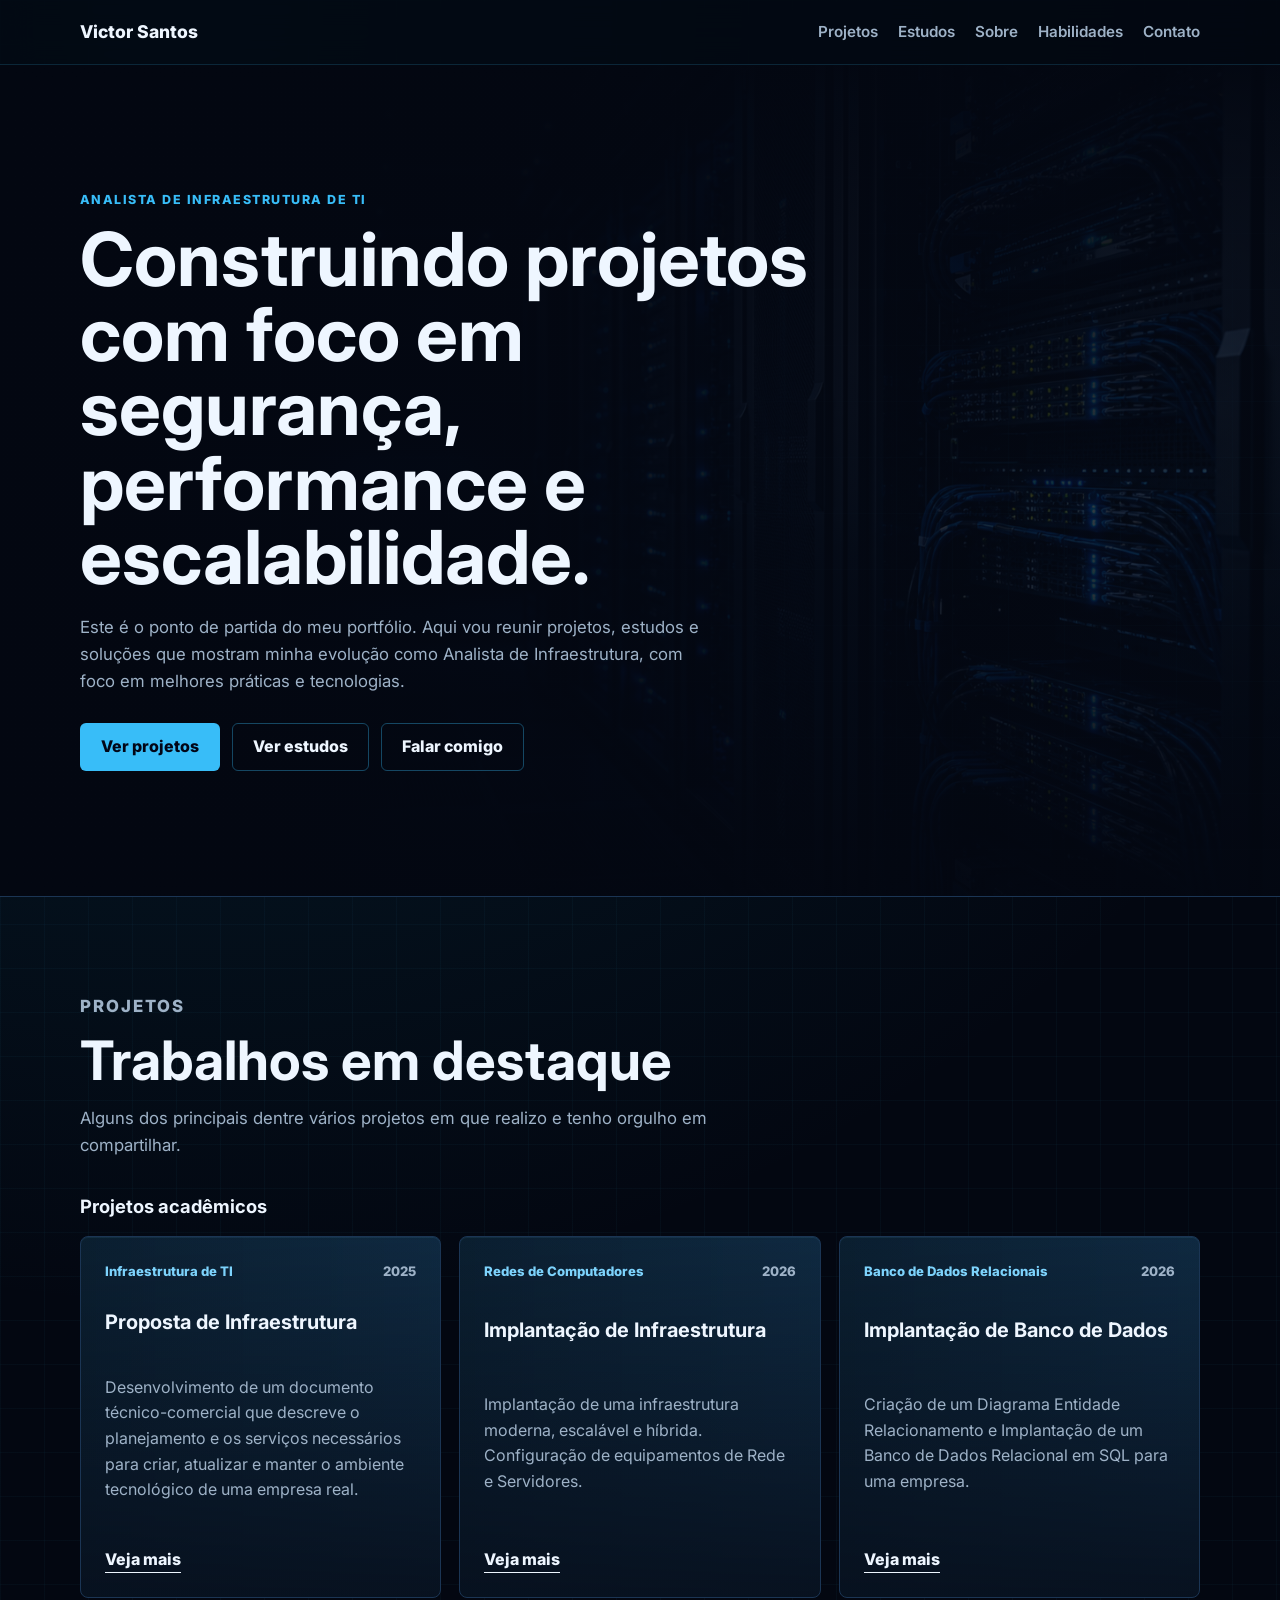
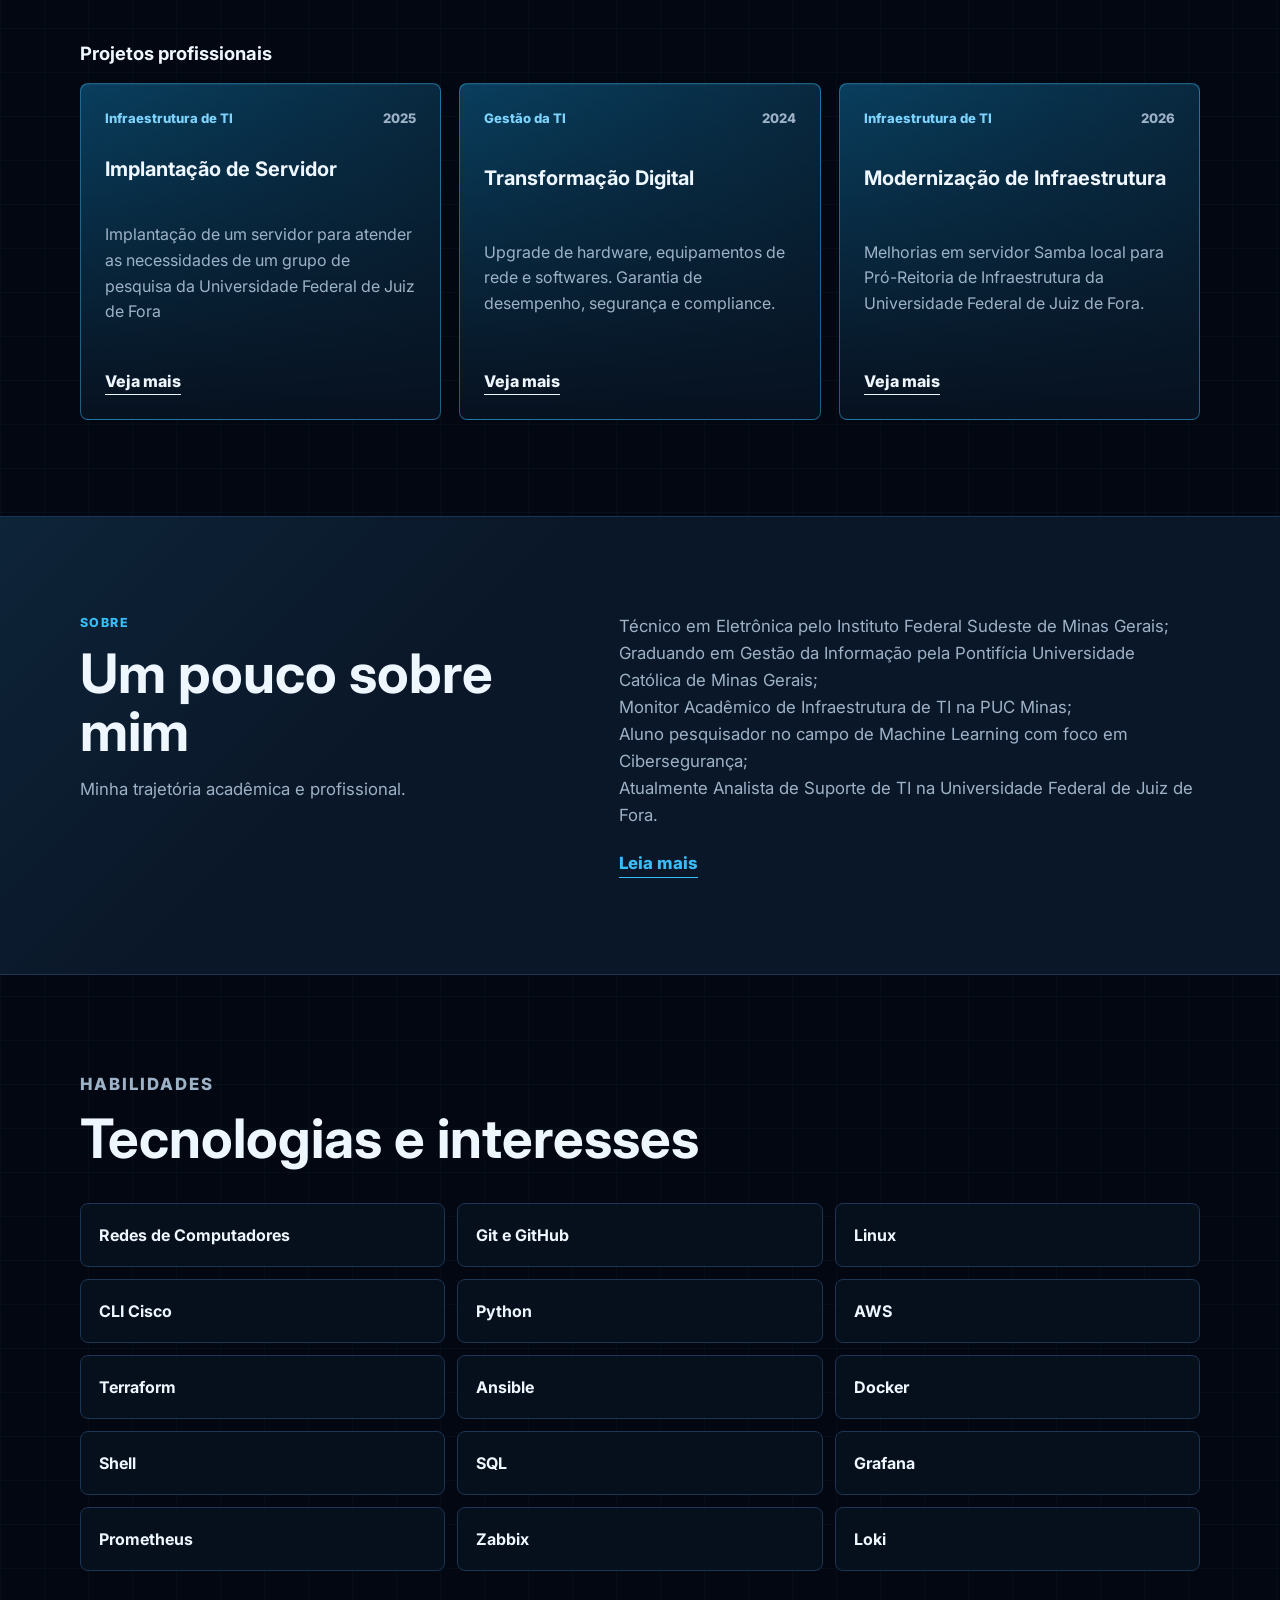
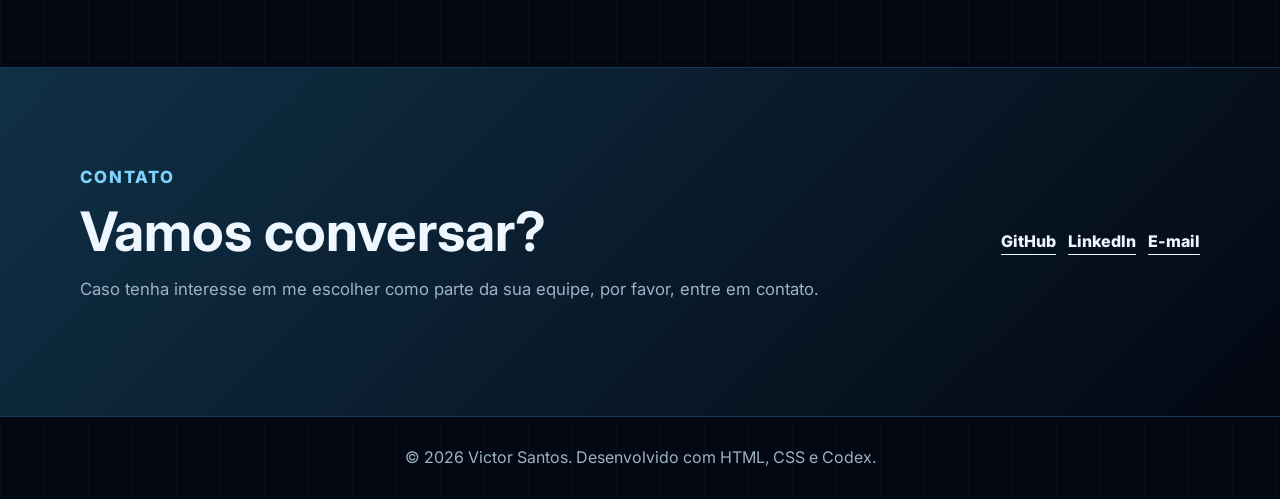
<file: index.html>
<!DOCTYPE html>
<html lang="pt-BR">
<head>
  <meta charset="UTF-8">
  <meta name="viewport" content="width=device-width, initial-scale=1.0">
  <meta name="description" content="Portfólio de projetos de Victor, desenvolvedor web.">
  <title>Victor Santos | Portfólio</title>
  <link rel="preconnect" href="https://fonts.googleapis.com">
  <link rel="preconnect" href="https://fonts.gstatic.com" crossorigin>
  <link href="https://fonts.googleapis.com/css2?family=Inter:wght@400;500;600;700;800&display=swap" rel="stylesheet">
  <link rel="stylesheet" href="style.css">
</head>
<body>
  <header class="site-header">
    <a class="brand" href="#inicio" aria-label="Ir para o início">Victor Santos</a>

    <nav class="main-nav" aria-label="Navegação principal">
      <a href="#projetos">Projetos</a>
      <a href="estudos.html" target="_blank" rel="noopener">Estudos</a>
      <a href="#sobre">Sobre</a>
      <a href="#habilidades">Habilidades</a>
      <a href="#contato">Contato</a>
    </nav>
  </header>

  <main>
    <section class="hero" id="inicio">
      <div class="hero__content">
        <p class="eyebrow">Analista de Infraestrutura de TI</p>
        <h1>Construindo projetos com foco em segurança, performance e escalabilidade.</h1>
        <p class="hero__text">
          Este é o ponto de partida do meu portfólio. Aqui vou reunir projetos,
          estudos e soluções que mostram minha evolução como Analista de Infraestrutura, com foco em melhores práticas e tecnologias.
        </p>
        <div class="hero__actions" aria-label="Ações principais">
          <a class="button button--primary" href="#projetos">Ver projetos</a>
          <a class="button button--secondary" href="estudos.html" target="_blank" rel="noopener">Ver estudos</a>
          <a class="button button--secondary" href="#contato">Falar comigo</a>
        </div>
      </div>
    </section>

    <section class="section" id="projetos">
      <div class="section__header">
        <p class="eyebrow">Projetos</p>
        <h2>Trabalhos em destaque</h2>
        <p>Alguns dos principais dentre vários projetos em que realizo e tenho orgulho em compartilhar.</p>
      </div>

      <div class="project-group">
        <h3>Projetos acadêmicos</h3>
        <div class="project-grid">
          <article class="project-card">
            <div class="project-card__top">
              <span class="project-card__tag">Infraestrutura de TI</span>
              <span class="project-card__year">2025</span>
            </div>
            <h3>Proposta de Infraestrutura</h3>
            <p>Desenvolvimento de um documento técnico-comercial que descreve o planejamento e os serviços necessários para criar, atualizar e manter o ambiente tecnológico de uma empresa real.</p>
            <div class="project-card__links">
              <a href="projetos/proposta-infraestrutura.html" target="_blank" rel="noopener" aria-label="Ver mais sobre o projeto Proposta de Infraestrutura">Veja mais</a>
            </div>
          </article>

          <article class="project-card">
            <div class="project-card__top">
              <span class="project-card__tag">Redes de Computadores</span>
              <span class="project-card__year">2026</span>
            </div>
            <h3>Implantação de Infraestrutura</h3>
            <p>Implantação de uma infraestrutura moderna, escalável e híbrida. Configuração de equipamentos de Rede e Servidores.</p>
            <div class="project-card__links">
              <a href="projetos/implantacao-infraestrutura.html" target="_blank" rel="noopener" aria-label="Ver mais sobre o projeto Implantação de Infraestrutura">Veja mais</a>
            </div>
          </article>

          <article class="project-card">
            <div class="project-card__top">
              <span class="project-card__tag">Banco de Dados Relacionais</span>
              <span class="project-card__year">2026</span>
            </div>
            <h3>Implantação de Banco de Dados</h3>
            <p>Criação de um Diagrama Entidade Relacionamento e Implantação de um Banco de Dados Relacional em SQL para uma empresa.</p>
            <div class="project-card__links">
              <a href="projetos/implantacao-banco-dados.html" target="_blank" rel="noopener" aria-label="Ver mais sobre o projeto Implantação de Banco de Dados">Veja mais</a>
            </div>
          </article>
        </div>
      </div>

      <div class="project-group">
        <h3>Projetos profissionais</h3>
        <div class="project-grid">
          <article class="project-card project-card--professional">
            <div class="project-card__top">
              <span class="project-card__tag">Infraestrutura de TI</span>
              <span class="project-card__year">2025</span>
            </div>
            <h3>Implantação de Servidor</h3>
            <p>Implantação de um servidor para atender as necessidades de um grupo de pesquisa da Universidade Federal de Juiz de Fora</p>
            <div class="project-card__links">
              <a href="projetos/implantacao-servidor.html" target="_blank" rel="noopener" aria-label="Ver mais sobre o projeto Implantação de Servidor">Veja mais</a>
            </div>
          </article>

          <article class="project-card project-card--professional">
            <div class="project-card__top">
              <span class="project-card__tag">Gestão da TI</span>
              <span class="project-card__year">2024</span>
            </div>
            <h3>Transformação Digital</h3>
            <p>Upgrade de hardware, equipamentos de rede e softwares. Garantia de desempenho, segurança e compliance.</p>
            <div class="project-card__links">
              <a href="projetos/projeto-profissional-02.html" target="_blank" rel="noopener" aria-label="Ver mais sobre o Projeto profissional 02">Veja mais</a>
            </div>
          </article>

          <article class="project-card project-card--professional">
            <div class="project-card__top">
              <span class="project-card__tag">Infraestrutura de TI</span>
              <span class="project-card__year">2026</span>
            </div>
            <h3>Modernização de Infraestrutura</h3>
            <p>Melhorias em servidor Samba local para Pró-Reitoria de Infraestrutura da Universidade Federal de Juiz de Fora.</p>
            <div class="project-card__links">
              <a href="projetos/projeto-profissional-03.html" target="_blank" rel="noopener" aria-label="Ver mais sobre o Projeto profissional 03">Veja mais</a>
            </div>
          </article>
        </div>
      </div>
    </section>

    <section class="section section--split" id="sobre">
      <div>
        <p class="eyebrow">Sobre</p>
        <h2>Um pouco sobre mim</h2>
        <p class="hero__text">
          Minha trajetória acadêmica e profissional.
        </p>
      </div>
      <div class="section--split__body">
        <p>
          Técnico em Eletrônica pelo Instituto Federal Sudeste de Minas Gerais;<br>
          Graduando em Gestão da Informação pela Pontifícia Universidade Católica de Minas Gerais;<br>
          Monitor Acadêmico de Infraestrutura de TI na PUC Minas;<br>
          Aluno pesquisador no campo de Machine Learning com foco em Cibersegurança;<br>
          Atualmente Analista de Suporte de TI na Universidade Federal de Juiz de Fora.
        </p>
        <details class="read-more">
          <summary>Leia mais</summary>
          <div class="read-more__content">
            <p>
              Nascido e criado em Juiz de Fora, Minas Gerais, concluí o ensino médio e iniciei minha jornanda acdêmica em Engenharia Elétrica na Universidade Federal de Juiz de Fora.
              Junto com a graduação, busquei uma formação técnica e me formei em Eletrônica pelo Instituto Federal Sudeste de Minas Gerais, o que me proporcionou uma base sólida em hardware, sistemas eletrônicos e telecomunicações.
              
              <p>Estagiei em uma empresa de tecnologia, onde tive a oportunidade de trabalhar com suporte técnico, manutenção de hardware e configuração de redes, o que despertou meu interesse pela área de Infraestrutura de TI.
              Diante da minha paixão por tecnologia e desejo de aprofundar meus conhecimentos, decidi mudar de curso e atualmente sou graduando em Gestão da Informação pela Pontifícia Universidade Católica de Minas Gerais.
              Costumo dizer que a TI me escolheu, e desde então tenho me dedicado a aprender e crescer nessa área, buscando sempre estar atualizado com as últimas tendências e tecnologias.</p>
            </p>
            <p>
              No ínicio, havia muita dificuldade em entender Redes de Computadores, mas com dedicação e prática, consegui superar os desafios e me tornar proficiente em configuração de redes, protocolos de comunicação e segurança de rede.
              Além disso, tenho me aprofundado em tecnologias de virtualização, automação e monitoramento
              para garantir que as infraestruturas sejam eficientes, seguras e escaláveis.
            </p>
            <p>
              Meu objetivo é me tornar SysAdmin/SyOps e contribuir para a construção de infraestruturas robustas e inovadoras, que atendam às necessidades dos usuários e organizações.
              Estou sempre aberto a novos desafios e oportunidades de aprendizado, e acredito que a TI é um campo em constante evolução, onde há sempre algo novo para aprender e explorar.
              Estudo todos os dias e sou apaixonado por isso.
            </p>
          </div>
        </details>
      </div>
    </section>

    <section class="section" id="habilidades">
      <div class="section__header">
        <p class="eyebrow">Habilidades</p>
        <h2>Tecnologias e interesses</h2>
      </div>

      <ul class="skill-list" aria-label="Lista de habilidades">
        <li>Redes de Computadores</li>
        <li>Git e GitHub</li>
        <li>Linux</li>
        <li>CLI Cisco</li>
        <li>Python</li>
        <li>AWS</li>
        <li>Terraform</li>
        <li>Ansible</li>
        <li>Docker</li>
        <li>Shell</li>
        <li>SQL</li>
        <li>Grafana</li>
        <li>Prometheus</li>
        <li>Zabbix</li>
        <li>Loki</li>
      </ul>
    </section>

    <section class="contact" id="contato">
      <div>
        <p class="eyebrow">Contato</p>
        <h2>Vamos conversar?</h2>
        <p>Caso tenha interesse em me escolher como parte da sua equipe, por favor, entre em contato.</p>
      </div>

      <div class="contact__links">
        <a href="https://github.com/deVictorS">GitHub</a>
        <a href="https://www.linkedin.com/in/victorrsantoss">LinkedIn</a>
        <a href="mailto:seuemail@email.com">E-mail</a>
      </div>
    </section>
  </main>

  <footer class="site-footer">
    <p>&copy; 2026 Victor Santos. Desenvolvido com HTML, CSS e Codex.</p>
  </footer>
</body>
</html>
</file>
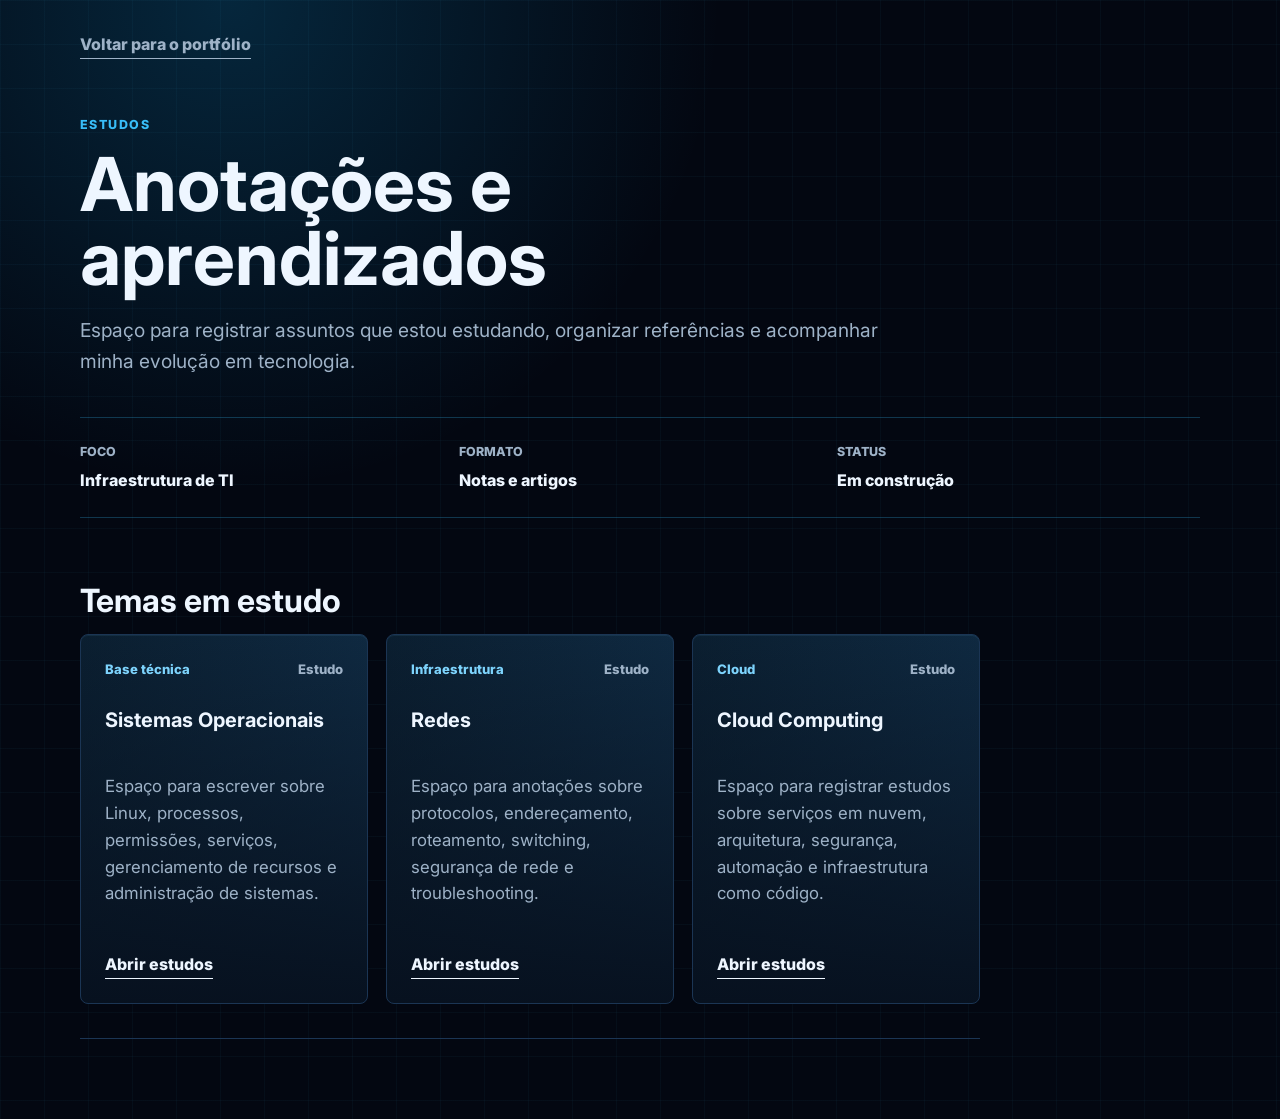
<file: estudos.html>
<!DOCTYPE html>
<html lang="pt-BR">
<head>
  <meta charset="UTF-8">
  <meta name="viewport" content="width=device-width, initial-scale=1.0">
  <meta name="description" content="Estudos, anotações e aprendizados de Victor Santos sobre tecnologia.">
  <title>Estudos | Victor Santos</title>
  <link rel="preconnect" href="https://fonts.googleapis.com">
  <link rel="preconnect" href="https://fonts.gstatic.com" crossorigin>
  <link href="https://fonts.googleapis.com/css2?family=Inter:wght@400;500;600;700;800&display=swap" rel="stylesheet">
  <link rel="stylesheet" href="style.css">
</head>
<body>
  <main class="project-page">
    <a class="back-link" href="index.html#inicio">Voltar para o portfólio</a>

    <section class="project-detail">
      <p class="eyebrow">Estudos</p>
      <h1>Anotações e aprendizados</h1>
      <p class="project-detail__intro">
        Espaço para registrar assuntos que estou estudando, organizar referências e acompanhar minha evolução em tecnologia.
      </p>

      <dl class="project-detail__meta">
        <div>
          <dt>Foco</dt>
          <dd>Infraestrutura de TI</dd>
        </div>
        <div>
          <dt>Formato</dt>
          <dd>Notas e artigos</dd>
        </div>
        <div>
          <dt>Status</dt>
          <dd>Em construção</dd>
        </div>
      </dl>

      <div class="project-story">
        <section>
          <h2>Temas em estudo</h2>
          <div class="project-grid">
            <article class="project-card">
              <div class="project-card__top">
                <span class="project-card__tag">Base técnica</span>
                <span class="project-card__year">Estudo</span>
              </div>
              <h3>Sistemas Operacionais</h3>
              <p>Espaço para escrever sobre Linux, processos, permissões, serviços, gerenciamento de recursos e administração de sistemas.</p>
              <div class="project-card__links">
                <a href="estudos/sistemas-operacionais.html" target="_blank" rel="noopener" aria-label="Abrir estudos sobre Sistemas Operacionais">Abrir estudos</a>
              </div>
            </article>

            <article class="project-card">
              <div class="project-card__top">
                <span class="project-card__tag">Infraestrutura</span>
                <span class="project-card__year">Estudo</span>
              </div>
              <h3>Redes</h3>
              <p>Espaço para anotações sobre protocolos, endereçamento, roteamento, switching, segurança de rede e troubleshooting.</p>
              <div class="project-card__links">
                <a href="estudos/redes.html" target="_blank" rel="noopener" aria-label="Abrir estudos sobre Redes">Abrir estudos</a>
              </div>
            </article>

            <article class="project-card">
              <div class="project-card__top">
                <span class="project-card__tag">Cloud</span>
                <span class="project-card__year">Estudo</span>
              </div>
              <h3>Cloud Computing</h3>
              <p>Espaço para registrar estudos sobre serviços em nuvem, arquitetura, segurança, automação e infraestrutura como código.</p>
              <div class="project-card__links">
                <a href="estudos/cloud-computing.html" target="_blank" rel="noopener" aria-label="Abrir estudos sobre Cloud Computing">Abrir estudos</a>
              </div>
            </article>
          </div>
        </section>
      </div>
    </section>
  </main>
</body>
</html>
</file>
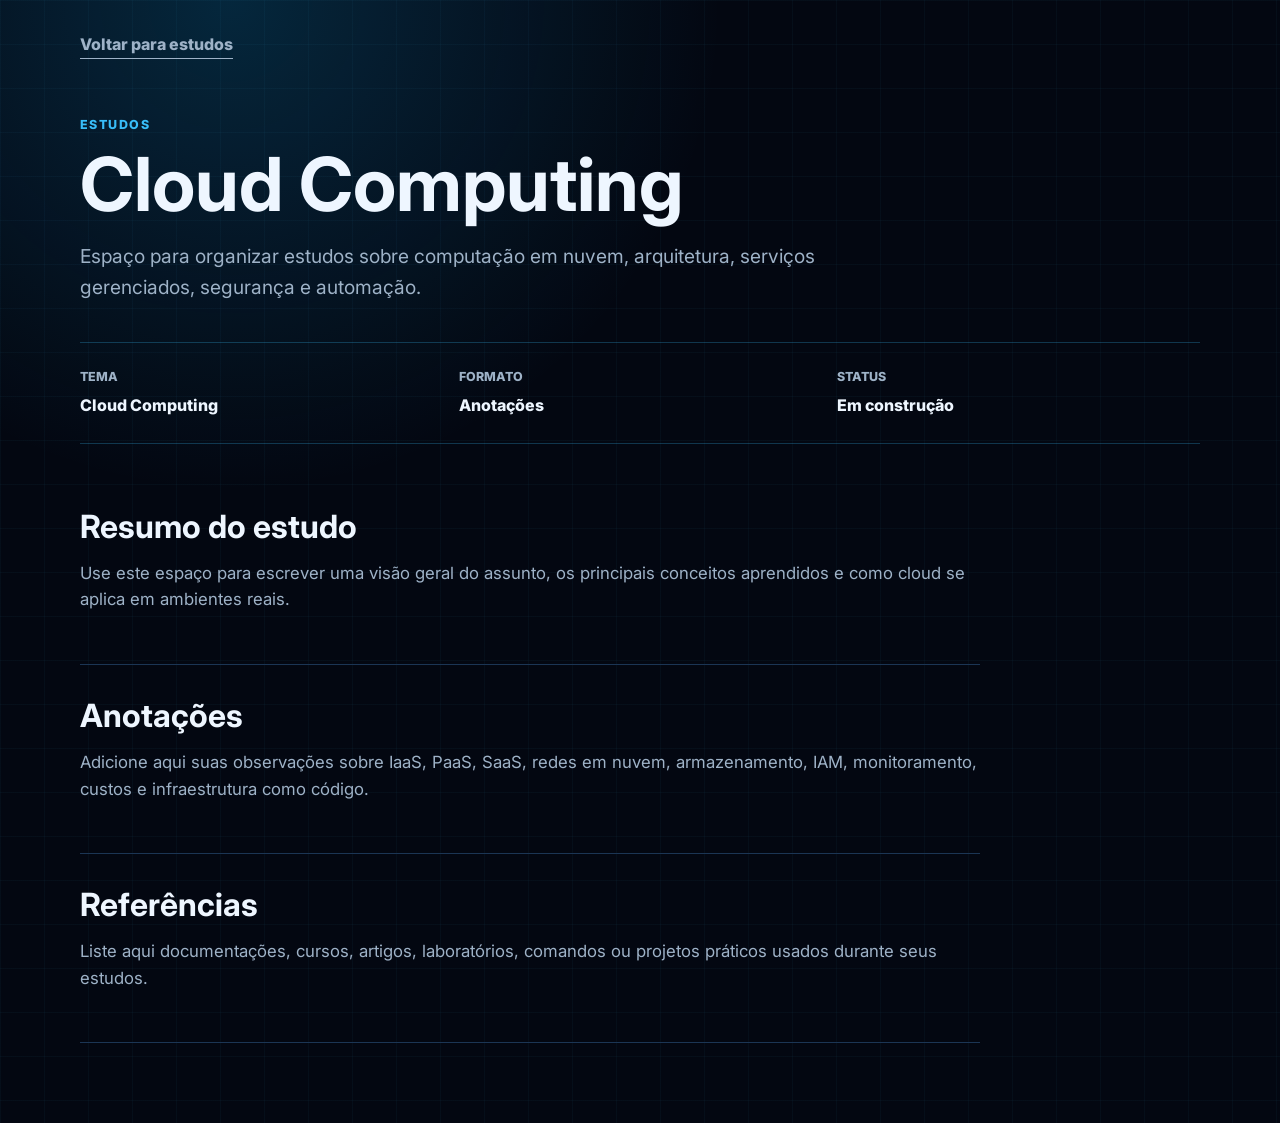
<file: estudos/cloud-computing.html>
<!DOCTYPE html>
<html lang="pt-BR">
<head>
  <meta charset="UTF-8">
  <meta name="viewport" content="width=device-width, initial-scale=1.0">
  <meta name="description" content="Estudos de Victor Santos sobre Cloud Computing.">
  <title>Cloud Computing | Estudos | Victor Santos</title>
  <link rel="preconnect" href="https://fonts.googleapis.com">
  <link rel="preconnect" href="https://fonts.gstatic.com" crossorigin>
  <link href="https://fonts.googleapis.com/css2?family=Inter:wght@400;500;600;700;800&display=swap" rel="stylesheet">
  <link rel="stylesheet" href="../style.css">
</head>
<body>
  <main class="project-page">
    <a class="back-link" href="../estudos.html">Voltar para estudos</a>

    <section class="project-detail">
      <p class="eyebrow">Estudos</p>
      <h1>Cloud Computing</h1>
      <p class="project-detail__intro">
        Espaço para organizar estudos sobre computação em nuvem, arquitetura, serviços gerenciados, segurança e automação.
      </p>

      <dl class="project-detail__meta">
        <div>
          <dt>Tema</dt>
          <dd>Cloud Computing</dd>
        </div>
        <div>
          <dt>Formato</dt>
          <dd>Anotações</dd>
        </div>
        <div>
          <dt>Status</dt>
          <dd>Em construção</dd>
        </div>
      </dl>

      <div class="project-story">
        <section>
          <h2>Resumo do estudo</h2>
          <p>Use este espaço para escrever uma visão geral do assunto, os principais conceitos aprendidos e como cloud se aplica em ambientes reais.</p>
        </section>

        <section>
          <h2>Anotações</h2>
          <p>Adicione aqui suas observações sobre IaaS, PaaS, SaaS, redes em nuvem, armazenamento, IAM, monitoramento, custos e infraestrutura como código.</p>
        </section>

        <section>
          <h2>Referências</h2>
          <p>Liste aqui documentações, cursos, artigos, laboratórios, comandos ou projetos práticos usados durante seus estudos.</p>
        </section>
      </div>
    </section>
  </main>
</body>
</html>
</file>
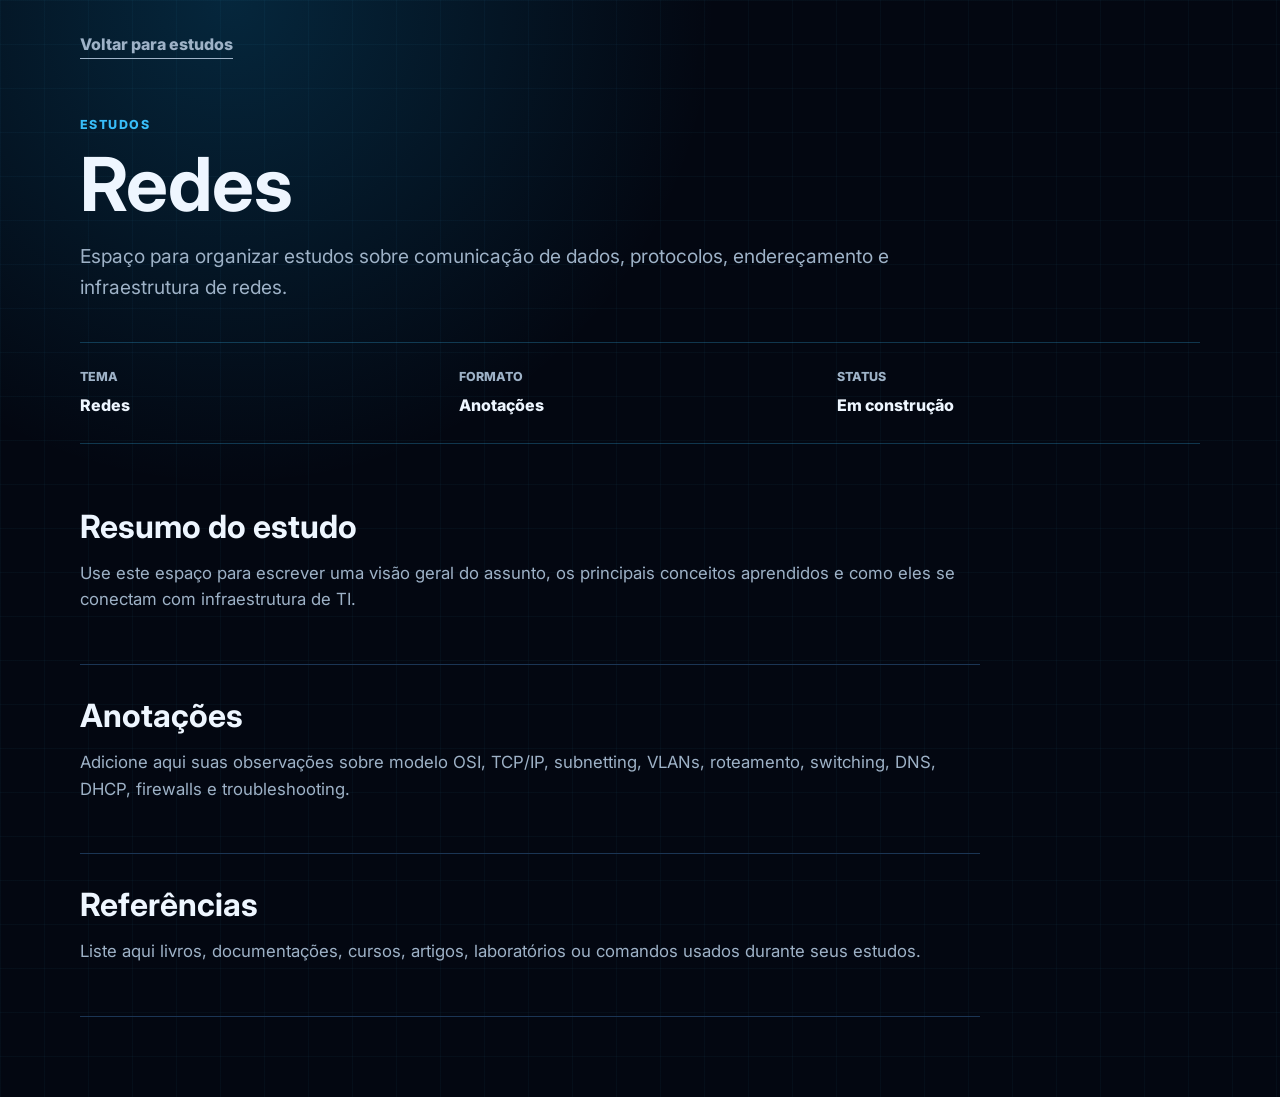
<file: estudos/redes.html>
<!DOCTYPE html>
<html lang="pt-BR">
<head>
  <meta charset="UTF-8">
  <meta name="viewport" content="width=device-width, initial-scale=1.0">
  <meta name="description" content="Estudos de Victor Santos sobre Redes de Computadores.">
  <title>Redes | Estudos | Victor Santos</title>
  <link rel="preconnect" href="https://fonts.googleapis.com">
  <link rel="preconnect" href="https://fonts.gstatic.com" crossorigin>
  <link href="https://fonts.googleapis.com/css2?family=Inter:wght@400;500;600;700;800&display=swap" rel="stylesheet">
  <link rel="stylesheet" href="../style.css">
</head>
<body>
  <main class="project-page">
    <a class="back-link" href="../estudos.html">Voltar para estudos</a>

    <section class="project-detail">
      <p class="eyebrow">Estudos</p>
      <h1>Redes</h1>
      <p class="project-detail__intro">
        Espaço para organizar estudos sobre comunicação de dados, protocolos, endereçamento e infraestrutura de redes.
      </p>

      <dl class="project-detail__meta">
        <div>
          <dt>Tema</dt>
          <dd>Redes</dd>
        </div>
        <div>
          <dt>Formato</dt>
          <dd>Anotações</dd>
        </div>
        <div>
          <dt>Status</dt>
          <dd>Em construção</dd>
        </div>
      </dl>

      <div class="project-story">
        <section>
          <h2>Resumo do estudo</h2>
          <p>Use este espaço para escrever uma visão geral do assunto, os principais conceitos aprendidos e como eles se conectam com infraestrutura de TI.</p>
        </section>

        <section>
          <h2>Anotações</h2>
          <p>Adicione aqui suas observações sobre modelo OSI, TCP/IP, subnetting, VLANs, roteamento, switching, DNS, DHCP, firewalls e troubleshooting.</p>
        </section>

        <section>
          <h2>Referências</h2>
          <p>Liste aqui livros, documentações, cursos, artigos, laboratórios ou comandos usados durante seus estudos.</p>
        </section>
      </div>
    </section>
  </main>
</body>
</html>
</file>
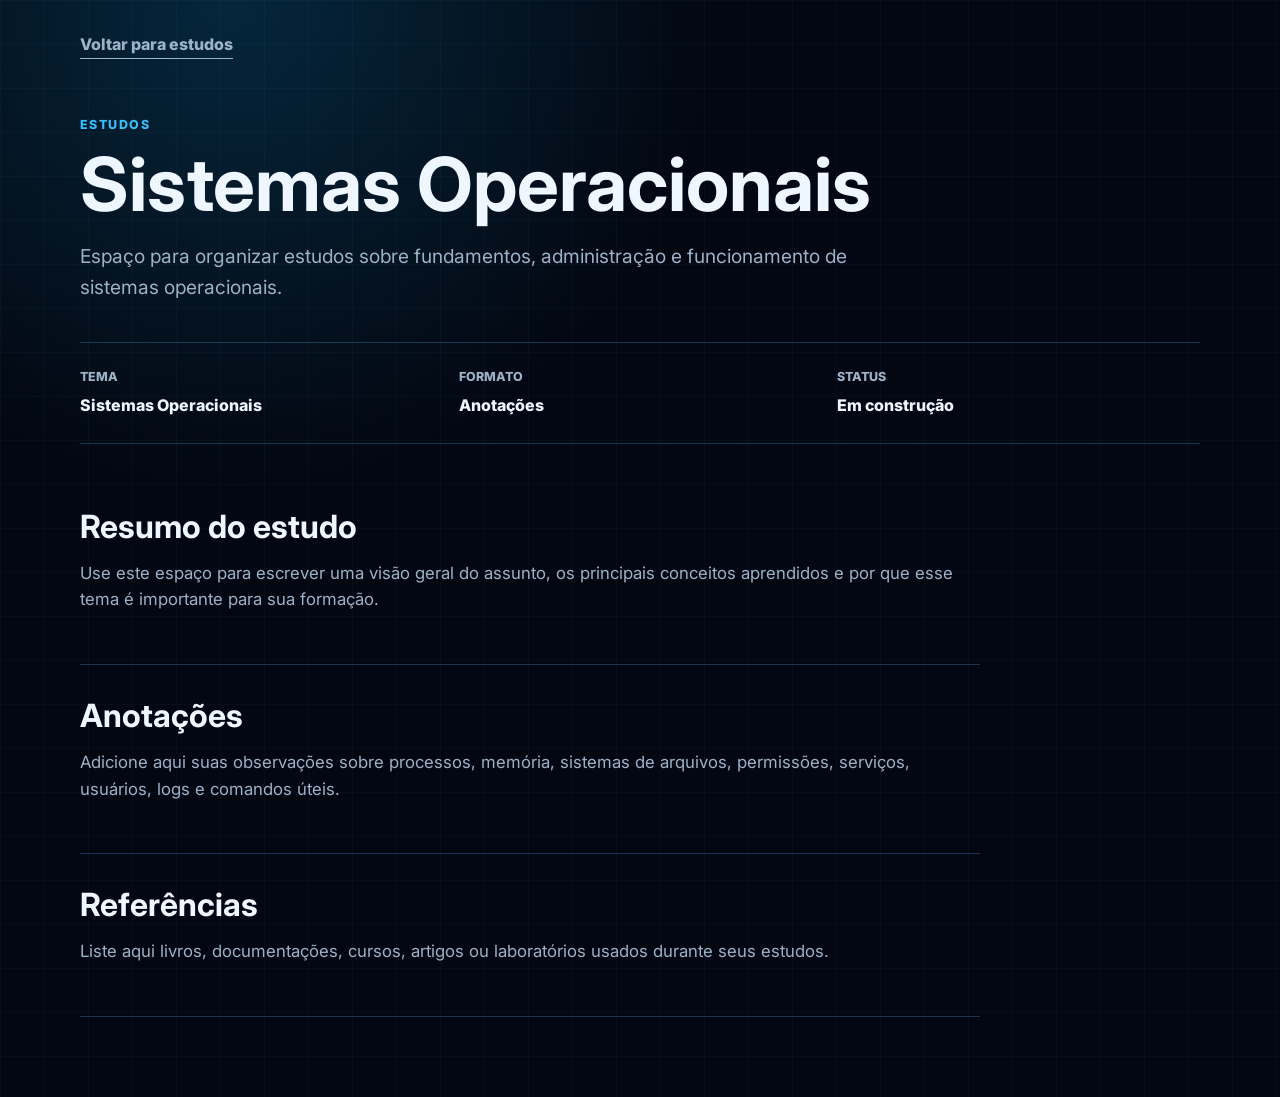
<file: estudos/sistemas-operacionais.html>
<!DOCTYPE html>
<html lang="pt-BR">
<head>
  <meta charset="UTF-8">
  <meta name="viewport" content="width=device-width, initial-scale=1.0">
  <meta name="description" content="Estudos de Victor Santos sobre Sistemas Operacionais.">
  <title>Sistemas Operacionais | Estudos | Victor Santos</title>
  <link rel="preconnect" href="https://fonts.googleapis.com">
  <link rel="preconnect" href="https://fonts.gstatic.com" crossorigin>
  <link href="https://fonts.googleapis.com/css2?family=Inter:wght@400;500;600;700;800&display=swap" rel="stylesheet">
  <link rel="stylesheet" href="../style.css">
</head>
<body>
  <main class="project-page">
    <a class="back-link" href="../estudos.html">Voltar para estudos</a>

    <section class="project-detail">
      <p class="eyebrow">Estudos</p>
      <h1>Sistemas Operacionais</h1>
      <p class="project-detail__intro">
        Espaço para organizar estudos sobre fundamentos, administração e funcionamento de sistemas operacionais.
      </p>

      <dl class="project-detail__meta">
        <div>
          <dt>Tema</dt>
          <dd>Sistemas Operacionais</dd>
        </div>
        <div>
          <dt>Formato</dt>
          <dd>Anotações</dd>
        </div>
        <div>
          <dt>Status</dt>
          <dd>Em construção</dd>
        </div>
      </dl>

      <div class="project-story">
        <section>
          <h2>Resumo do estudo</h2>
          <p>Use este espaço para escrever uma visão geral do assunto, os principais conceitos aprendidos e por que esse tema é importante para sua formação.</p>
        </section>

        <section>
          <h2>Anotações</h2>
          <p>Adicione aqui suas observações sobre processos, memória, sistemas de arquivos, permissões, serviços, usuários, logs e comandos úteis.</p>
        </section>

        <section>
          <h2>Referências</h2>
          <p>Liste aqui livros, documentações, cursos, artigos ou laboratórios usados durante seus estudos.</p>
        </section>
      </div>
    </section>
  </main>
</body>
</html>
</file>
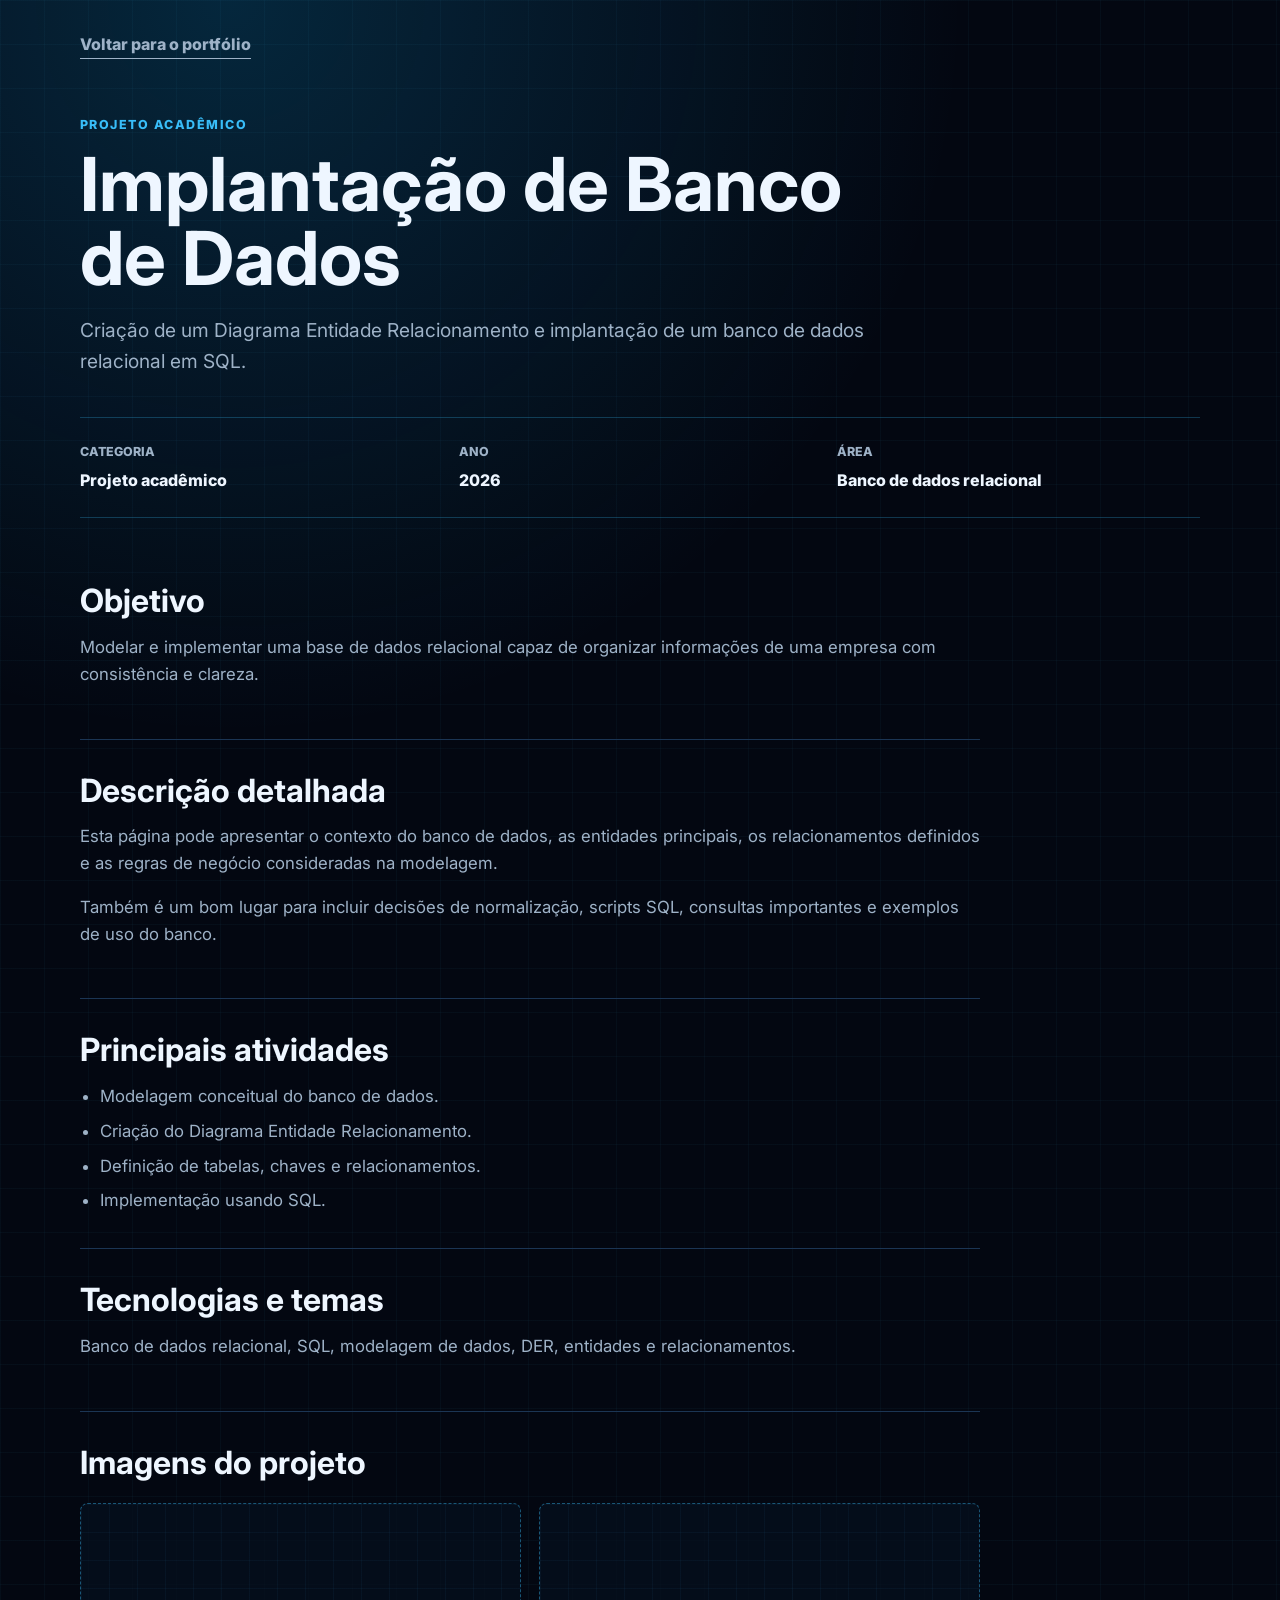
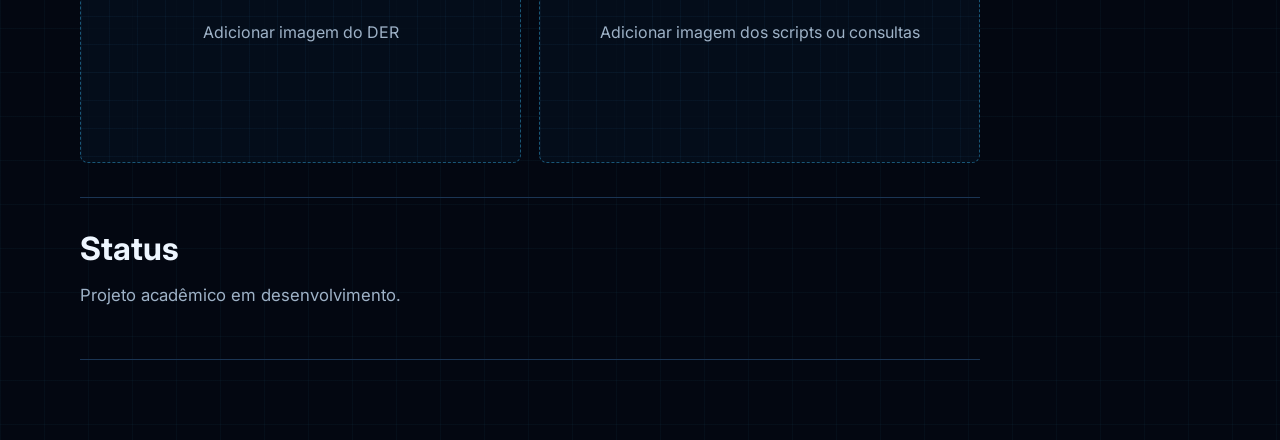
<file: projetos/implantacao-banco-dados.html>
<!DOCTYPE html>
<html lang="pt-BR">
<head>
  <meta charset="UTF-8">
  <meta name="viewport" content="width=device-width, initial-scale=1.0">
  <meta name="description" content="Detalhes do projeto acadêmico Implantação de Banco de Dados.">
  <title>Implantação de Banco de Dados | Victor Santos</title>
  <link rel="preconnect" href="https://fonts.googleapis.com">
  <link rel="preconnect" href="https://fonts.gstatic.com" crossorigin>
  <link href="https://fonts.googleapis.com/css2?family=Inter:wght@400;500;600;700;800&display=swap" rel="stylesheet">
  <link rel="stylesheet" href="../style.css">
</head>
<body>
  <main class="project-page">
    <a class="back-link" href="../index.html#projetos">Voltar para o portfólio</a>

    <section class="project-detail">
      <p class="eyebrow">Projeto acadêmico</p>
      <h1>Implantação de Banco de Dados</h1>
      <p class="project-detail__intro">
        Criação de um Diagrama Entidade Relacionamento e implantação de um banco de dados relacional em SQL.
      </p>

      <dl class="project-detail__meta">
        <div>
          <dt>Categoria</dt>
          <dd>Projeto acadêmico</dd>
        </div>
        <div>
          <dt>Ano</dt>
          <dd>2026</dd>
        </div>
        <div>
          <dt>Área</dt>
          <dd>Banco de dados relacional</dd>
        </div>
      </dl>

      <div class="project-story">
        <section>
          <h2>Objetivo</h2>
          <p>Modelar e implementar uma base de dados relacional capaz de organizar informações de uma empresa com consistência e clareza.</p>
        </section>

        <section>
          <h2>Descrição detalhada</h2>
          <p>Esta página pode apresentar o contexto do banco de dados, as entidades principais, os relacionamentos definidos e as regras de negócio consideradas na modelagem.</p>
          <p>Também é um bom lugar para incluir decisões de normalização, scripts SQL, consultas importantes e exemplos de uso do banco.</p>
        </section>

        <section>
          <h2>Principais atividades</h2>
          <ul>
            <li>Modelagem conceitual do banco de dados.</li>
            <li>Criação do Diagrama Entidade Relacionamento.</li>
            <li>Definição de tabelas, chaves e relacionamentos.</li>
            <li>Implementação usando SQL.</li>
          </ul>
        </section>

        <section>
          <h2>Tecnologias e temas</h2>
          <p>Banco de dados relacional, SQL, modelagem de dados, DER, entidades e relacionamentos.</p>
        </section>

        <section>
          <h2>Imagens do projeto</h2>
          <div class="project-gallery">
            <figure class="project-image-slot">
              <span>Adicionar imagem do DER</span>
            </figure>
            <figure class="project-image-slot">
              <span>Adicionar imagem dos scripts ou consultas</span>
            </figure>
          </div>
        </section>

        <section>
          <h2>Status</h2>
          <p>Projeto acadêmico em desenvolvimento.</p>
        </section>
      </div>
    </section>
  </main>
</body>
</html>
</file>
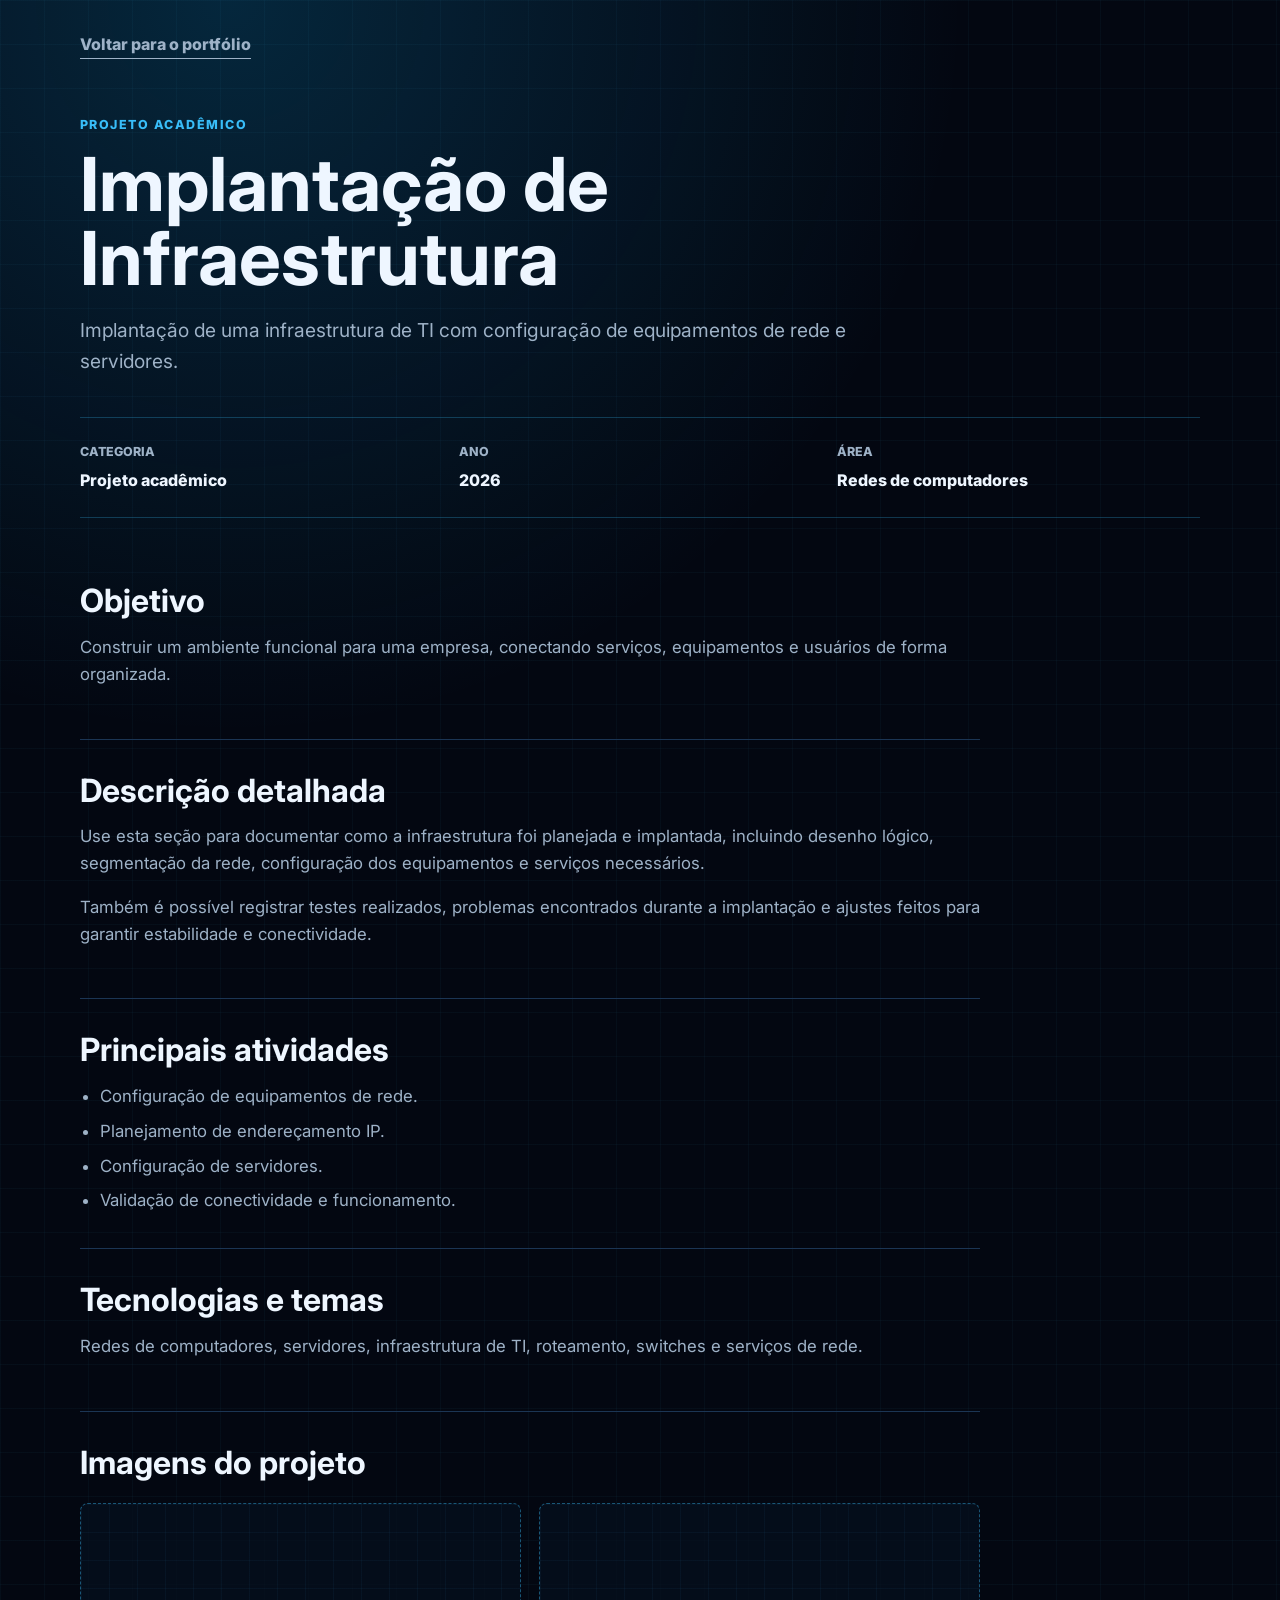
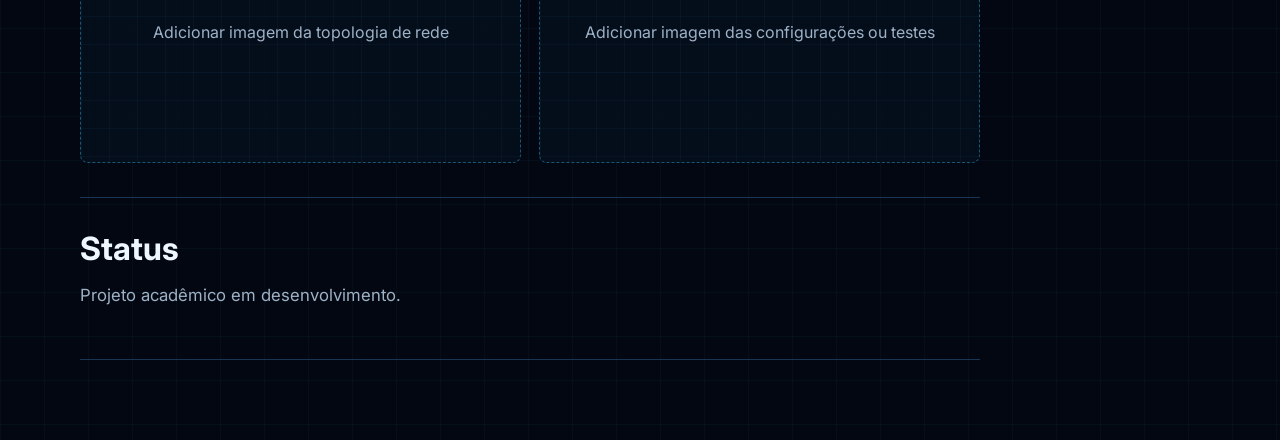
<file: projetos/implantacao-infraestrutura.html>
<!DOCTYPE html>
<html lang="pt-BR">
<head>
  <meta charset="UTF-8">
  <meta name="viewport" content="width=device-width, initial-scale=1.0">
  <meta name="description" content="Detalhes do projeto acadêmico Implantação de Infraestrutura.">
  <title>Implantação de Infraestrutura | Victor Santos</title>
  <link rel="preconnect" href="https://fonts.googleapis.com">
  <link rel="preconnect" href="https://fonts.gstatic.com" crossorigin>
  <link href="https://fonts.googleapis.com/css2?family=Inter:wght@400;500;600;700;800&display=swap" rel="stylesheet">
  <link rel="stylesheet" href="../style.css">
</head>
<body>
  <main class="project-page">
    <a class="back-link" href="../index.html#projetos">Voltar para o portfólio</a>

    <section class="project-detail">
      <p class="eyebrow">Projeto acadêmico</p>
      <h1>Implantação de Infraestrutura</h1>
      <p class="project-detail__intro">
        Implantação de uma infraestrutura de TI com configuração de equipamentos de rede e servidores.
      </p>

      <dl class="project-detail__meta">
        <div>
          <dt>Categoria</dt>
          <dd>Projeto acadêmico</dd>
        </div>
        <div>
          <dt>Ano</dt>
          <dd>2026</dd>
        </div>
        <div>
          <dt>Área</dt>
          <dd>Redes de computadores</dd>
        </div>
      </dl>

      <div class="project-story">
        <section>
          <h2>Objetivo</h2>
          <p>Construir um ambiente funcional para uma empresa, conectando serviços, equipamentos e usuários de forma organizada.</p>
        </section>

        <section>
          <h2>Descrição detalhada</h2>
          <p>Use esta seção para documentar como a infraestrutura foi planejada e implantada, incluindo desenho lógico, segmentação da rede, configuração dos equipamentos e serviços necessários.</p>
          <p>Também é possível registrar testes realizados, problemas encontrados durante a implantação e ajustes feitos para garantir estabilidade e conectividade.</p>
        </section>

        <section>
          <h2>Principais atividades</h2>
          <ul>
            <li>Configuração de equipamentos de rede.</li>
            <li>Planejamento de endereçamento IP.</li>
            <li>Configuração de servidores.</li>
            <li>Validação de conectividade e funcionamento.</li>
          </ul>
        </section>

        <section>
          <h2>Tecnologias e temas</h2>
          <p>Redes de computadores, servidores, infraestrutura de TI, roteamento, switches e serviços de rede.</p>
        </section>

        <section>
          <h2>Imagens do projeto</h2>
          <div class="project-gallery">
            <figure class="project-image-slot">
              <span>Adicionar imagem da topologia de rede</span>
            </figure>
            <figure class="project-image-slot">
              <span>Adicionar imagem das configurações ou testes</span>
            </figure>
          </div>
        </section>

        <section>
          <h2>Status</h2>
          <p>Projeto acadêmico em desenvolvimento.</p>
        </section>
      </div>
    </section>
  </main>
</body>
</html>
</file>
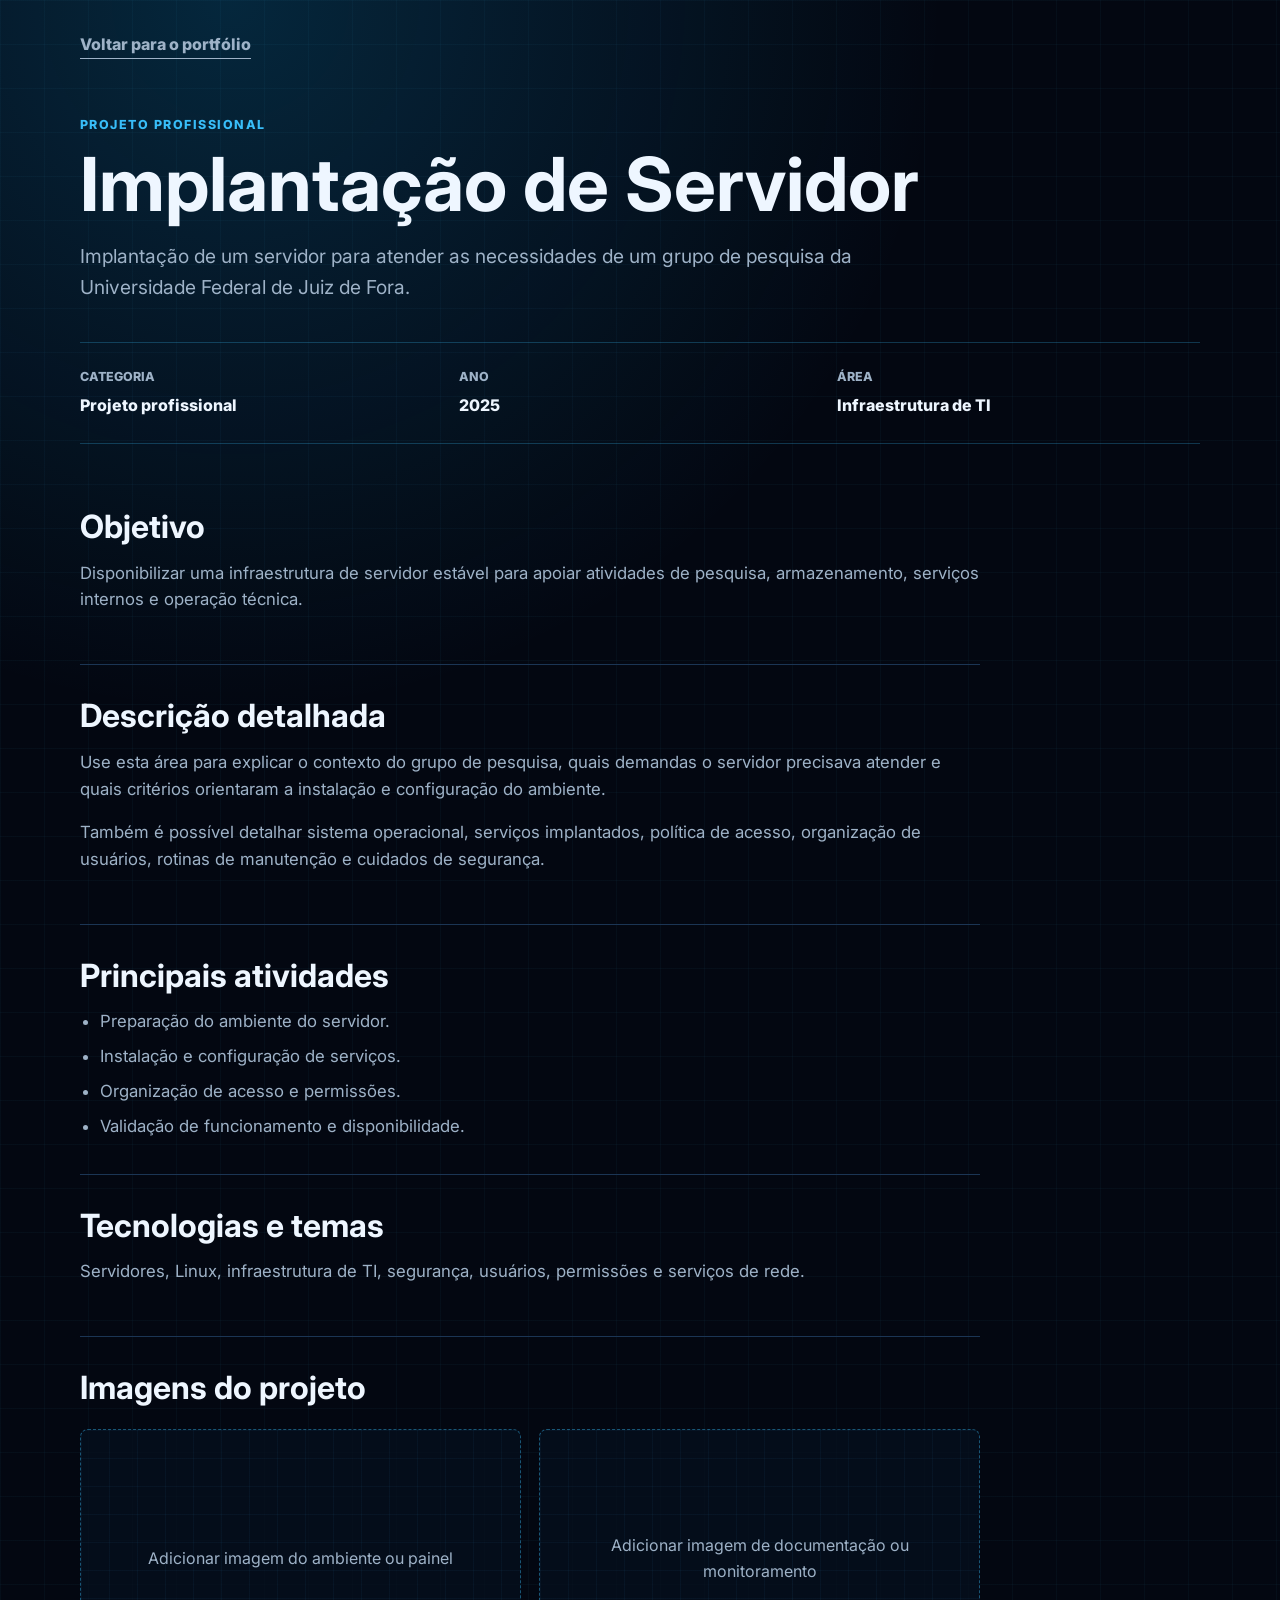
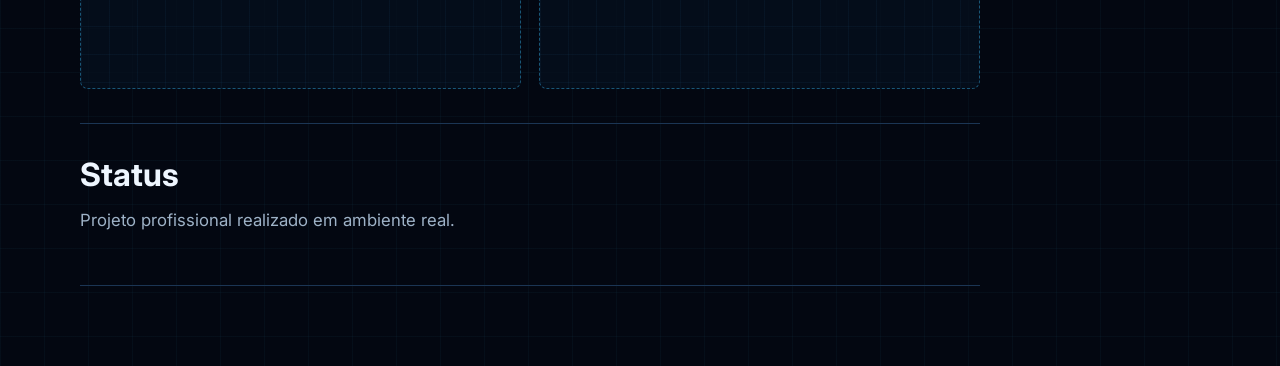
<file: projetos/implantacao-servidor.html>
<!DOCTYPE html>
<html lang="pt-BR">
<head>
  <meta charset="UTF-8">
  <meta name="viewport" content="width=device-width, initial-scale=1.0">
  <meta name="description" content="Detalhes do projeto profissional Implantação de Servidor.">
  <title>Implantação de Servidor | Victor Santos</title>
  <link rel="preconnect" href="https://fonts.googleapis.com">
  <link rel="preconnect" href="https://fonts.gstatic.com" crossorigin>
  <link href="https://fonts.googleapis.com/css2?family=Inter:wght@400;500;600;700;800&display=swap" rel="stylesheet">
  <link rel="stylesheet" href="../style.css">
</head>
<body>
  <main class="project-page">
    <a class="back-link" href="../index.html#projetos">Voltar para o portfólio</a>

    <section class="project-detail">
      <p class="eyebrow">Projeto profissional</p>
      <h1>Implantação de Servidor</h1>
      <p class="project-detail__intro">
        Implantação de um servidor para atender as necessidades de um grupo de pesquisa da Universidade Federal de Juiz de Fora.
      </p>

      <dl class="project-detail__meta">
        <div>
          <dt>Categoria</dt>
          <dd>Projeto profissional</dd>
        </div>
        <div>
          <dt>Ano</dt>
          <dd>2025</dd>
        </div>
        <div>
          <dt>Área</dt>
          <dd>Infraestrutura de TI</dd>
        </div>
      </dl>

      <div class="project-story">
        <section>
          <h2>Objetivo</h2>
          <p>Disponibilizar uma infraestrutura de servidor estável para apoiar atividades de pesquisa, armazenamento, serviços internos e operação técnica.</p>
        </section>

        <section>
          <h2>Descrição detalhada</h2>
          <p>Use esta área para explicar o contexto do grupo de pesquisa, quais demandas o servidor precisava atender e quais critérios orientaram a instalação e configuração do ambiente.</p>
          <p>Também é possível detalhar sistema operacional, serviços implantados, política de acesso, organização de usuários, rotinas de manutenção e cuidados de segurança.</p>
        </section>

        <section>
          <h2>Principais atividades</h2>
          <ul>
            <li>Preparação do ambiente do servidor.</li>
            <li>Instalação e configuração de serviços.</li>
            <li>Organização de acesso e permissões.</li>
            <li>Validação de funcionamento e disponibilidade.</li>
          </ul>
        </section>

        <section>
          <h2>Tecnologias e temas</h2>
          <p>Servidores, Linux, infraestrutura de TI, segurança, usuários, permissões e serviços de rede.</p>
        </section>

        <section>
          <h2>Imagens do projeto</h2>
          <div class="project-gallery">
            <figure class="project-image-slot">
              <span>Adicionar imagem do ambiente ou painel</span>
            </figure>
            <figure class="project-image-slot">
              <span>Adicionar imagem de documentação ou monitoramento</span>
            </figure>
          </div>
        </section>

        <section>
          <h2>Status</h2>
          <p>Projeto profissional realizado em ambiente real.</p>
        </section>
      </div>
    </section>
  </main>
</body>
</html>
</file>
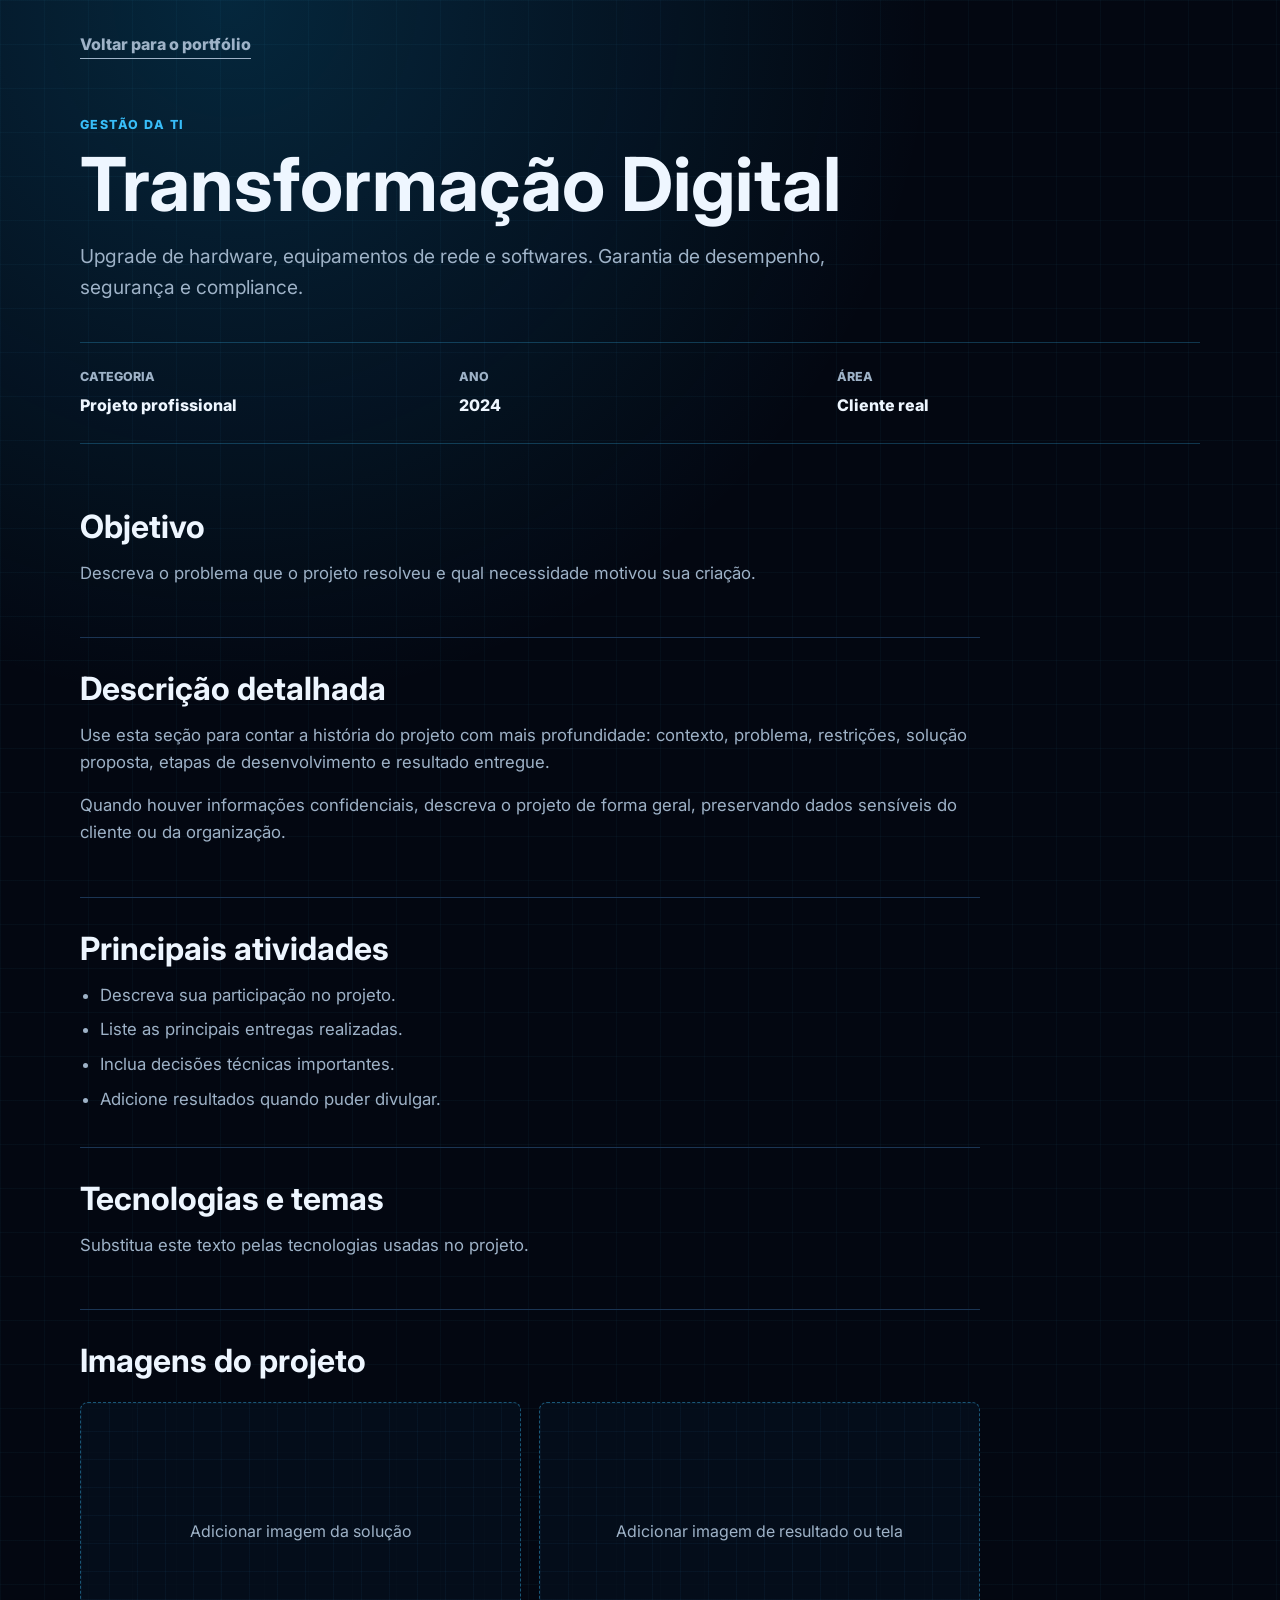
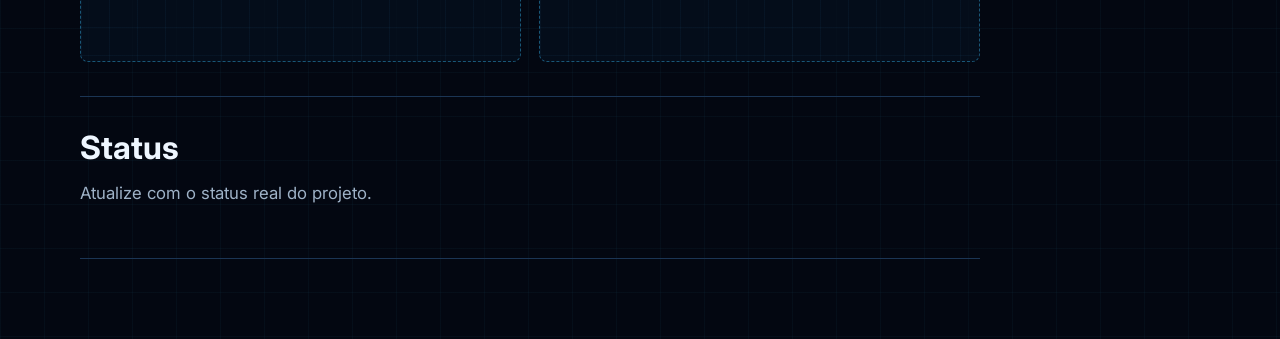
<file: projetos/projeto-profissional-02.html>
<!DOCTYPE html>
<html lang="pt-BR">
<head>
  <meta charset="UTF-8">
  <meta name="viewport" content="width=device-width, initial-scale=1.0">
  <meta name="description" content="Detalhes do Projeto profissional 02.">
  <title>Projeto profissional 02 | Victor Santos</title>
  <link rel="preconnect" href="https://fonts.googleapis.com">
  <link rel="preconnect" href="https://fonts.gstatic.com" crossorigin>
  <link href="https://fonts.googleapis.com/css2?family=Inter:wght@400;500;600;700;800&display=swap" rel="stylesheet">
  <link rel="stylesheet" href="../style.css">
</head>
<body>
  <main class="project-page">
    <a class="back-link" href="../index.html#projetos">Voltar para o portfólio</a>

    <section class="project-detail">
      <p class="eyebrow">Gestão da TI</p>
      <h1>Transformação Digital</h1>
      <p class="project-detail__intro">
        Upgrade de hardware, equipamentos de rede e softwares. Garantia de desempenho, segurança e compliance.
      </p>

      <dl class="project-detail__meta">
        <div>
          <dt>Categoria</dt>
          <dd>Projeto profissional</dd>
        </div>
        <div>
          <dt>Ano</dt>
          <dd>2024</dd>
        </div>
        <div>
          <dt>Área</dt>
          <dd>Cliente real</dd>
        </div>
      </dl>

      <div class="project-story">
        <section>
          <h2>Objetivo</h2>
          <p>Descreva o problema que o projeto resolveu e qual necessidade motivou sua criação.</p>
        </section>

        <section>
          <h2>Descrição detalhada</h2>
          <p>Use esta seção para contar a história do projeto com mais profundidade: contexto, problema, restrições, solução proposta, etapas de desenvolvimento e resultado entregue.</p>
          <p>Quando houver informações confidenciais, descreva o projeto de forma geral, preservando dados sensíveis do cliente ou da organização.</p>
        </section>

        <section>
          <h2>Principais atividades</h2>
          <ul>
            <li>Descreva sua participação no projeto.</li>
            <li>Liste as principais entregas realizadas.</li>
            <li>Inclua decisões técnicas importantes.</li>
            <li>Adicione resultados quando puder divulgar.</li>
          </ul>
        </section>

        <section>
          <h2>Tecnologias e temas</h2>
          <p>Substitua este texto pelas tecnologias usadas no projeto.</p>
        </section>

        <section>
          <h2>Imagens do projeto</h2>
          <div class="project-gallery">
            <figure class="project-image-slot">
              <span>Adicionar imagem da solução</span>
            </figure>
            <figure class="project-image-slot">
              <span>Adicionar imagem de resultado ou tela</span>
            </figure>
          </div>
        </section>

        <section>
          <h2>Status</h2>
          <p>Atualize com o status real do projeto.</p>
        </section>
      </div>
    </section>
  </main>
</body>
</html>
</file>
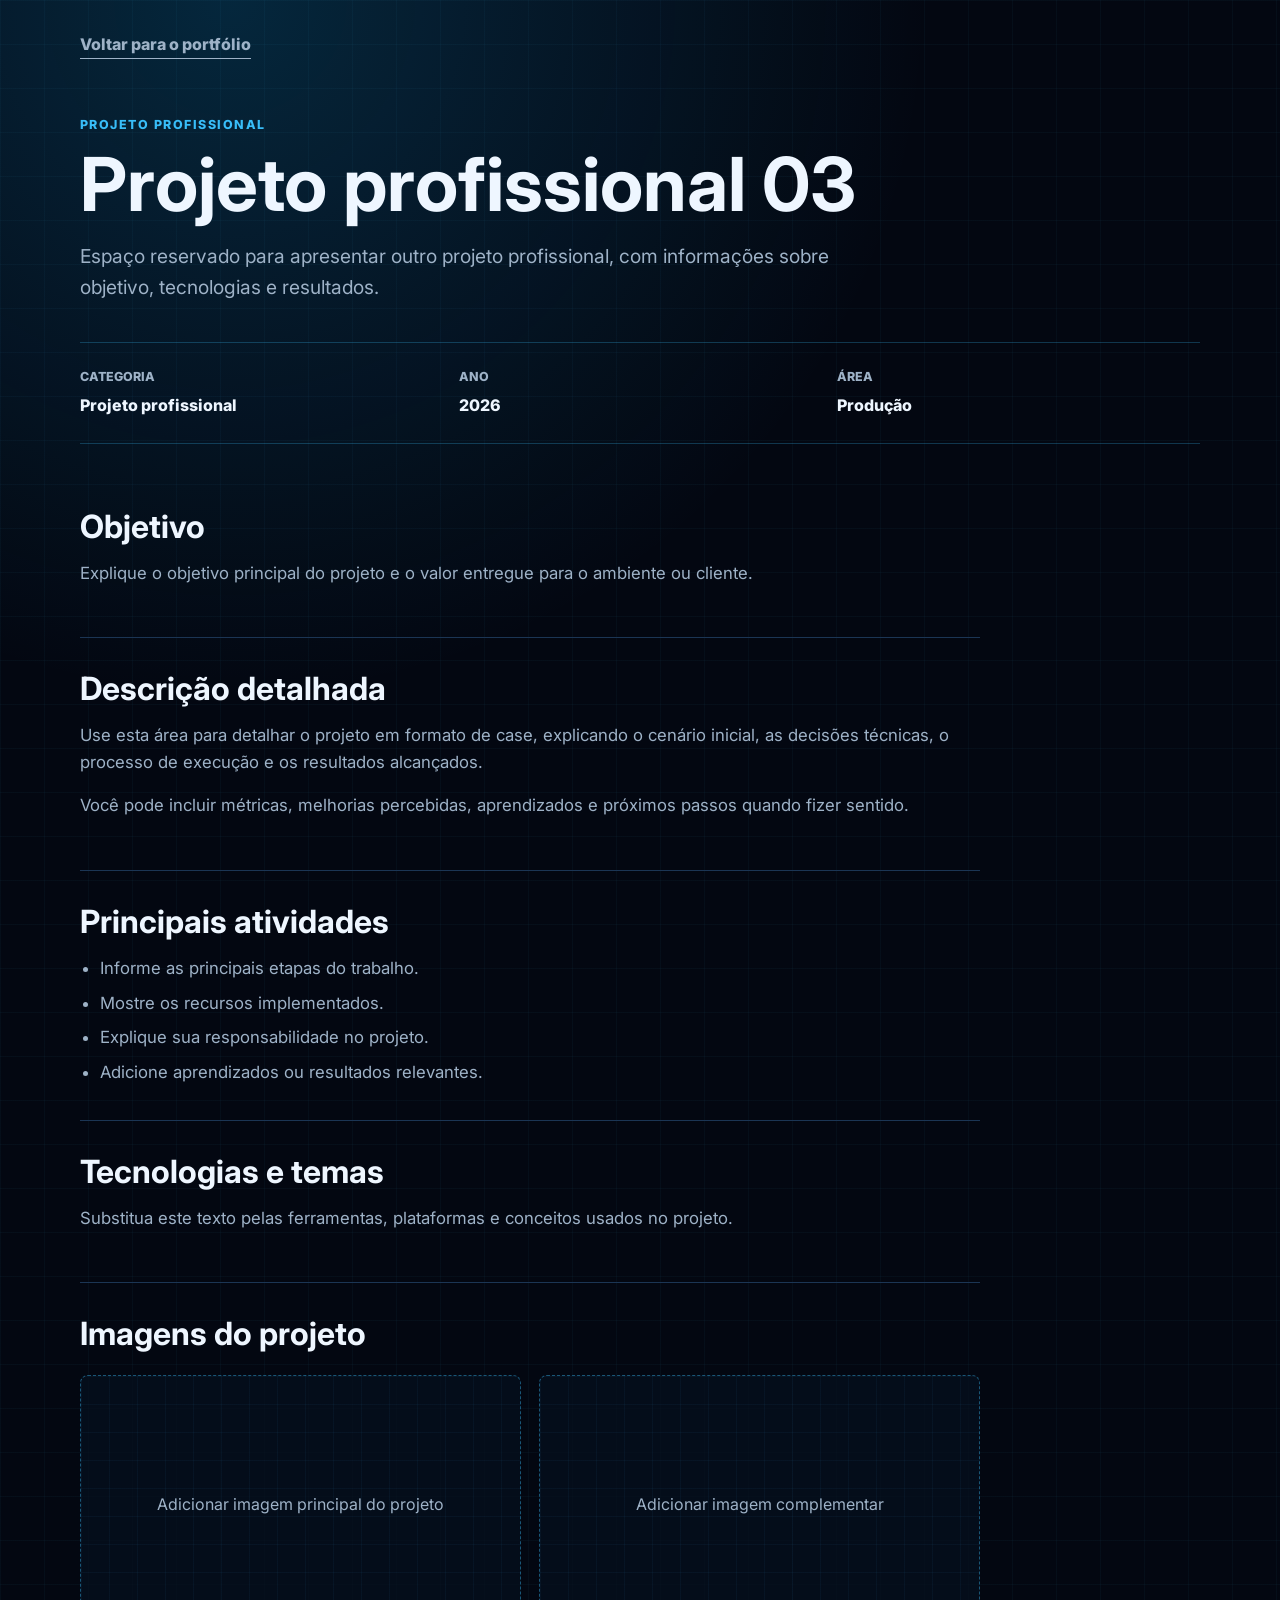
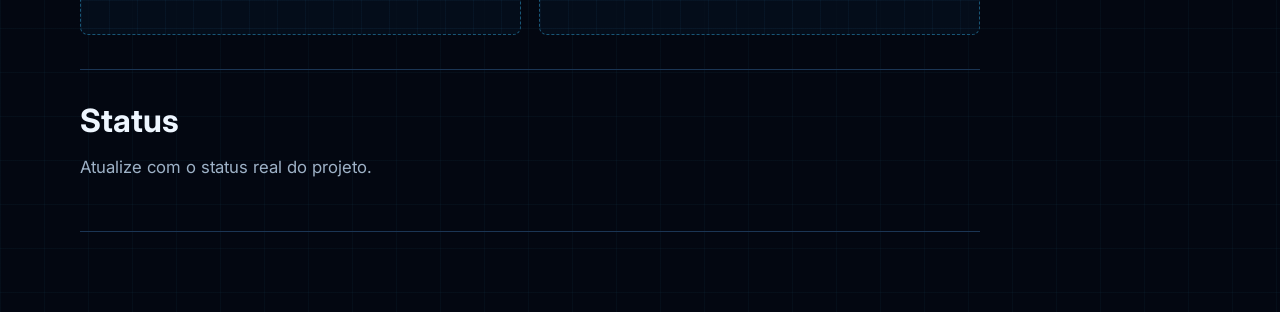
<file: projetos/projeto-profissional-03.html>
<!DOCTYPE html>
<html lang="pt-BR">
<head>
  <meta charset="UTF-8">
  <meta name="viewport" content="width=device-width, initial-scale=1.0">
  <meta name="description" content="Detalhes do Projeto profissional 03.">
  <title>Projeto profissional 03 | Victor Santos</title>
  <link rel="preconnect" href="https://fonts.googleapis.com">
  <link rel="preconnect" href="https://fonts.gstatic.com" crossorigin>
  <link href="https://fonts.googleapis.com/css2?family=Inter:wght@400;500;600;700;800&display=swap" rel="stylesheet">
  <link rel="stylesheet" href="../style.css">
</head>
<body>
  <main class="project-page">
    <a class="back-link" href="../index.html#projetos">Voltar para o portfólio</a>

    <section class="project-detail">
      <p class="eyebrow">Projeto profissional</p>
      <h1>Projeto profissional 03</h1>
      <p class="project-detail__intro">
        Espaço reservado para apresentar outro projeto profissional, com informações sobre objetivo, tecnologias e resultados.
      </p>

      <dl class="project-detail__meta">
        <div>
          <dt>Categoria</dt>
          <dd>Projeto profissional</dd>
        </div>
        <div>
          <dt>Ano</dt>
          <dd>2026</dd>
        </div>
        <div>
          <dt>Área</dt>
          <dd>Produção</dd>
        </div>
      </dl>

      <div class="project-story">
        <section>
          <h2>Objetivo</h2>
          <p>Explique o objetivo principal do projeto e o valor entregue para o ambiente ou cliente.</p>
        </section>

        <section>
          <h2>Descrição detalhada</h2>
          <p>Use esta área para detalhar o projeto em formato de case, explicando o cenário inicial, as decisões técnicas, o processo de execução e os resultados alcançados.</p>
          <p>Você pode incluir métricas, melhorias percebidas, aprendizados e próximos passos quando fizer sentido.</p>
        </section>

        <section>
          <h2>Principais atividades</h2>
          <ul>
            <li>Informe as principais etapas do trabalho.</li>
            <li>Mostre os recursos implementados.</li>
            <li>Explique sua responsabilidade no projeto.</li>
            <li>Adicione aprendizados ou resultados relevantes.</li>
          </ul>
        </section>

        <section>
          <h2>Tecnologias e temas</h2>
          <p>Substitua este texto pelas ferramentas, plataformas e conceitos usados no projeto.</p>
        </section>

        <section>
          <h2>Imagens do projeto</h2>
          <div class="project-gallery">
            <figure class="project-image-slot">
              <span>Adicionar imagem principal do projeto</span>
            </figure>
            <figure class="project-image-slot">
              <span>Adicionar imagem complementar</span>
            </figure>
          </div>
        </section>

        <section>
          <h2>Status</h2>
          <p>Atualize com o status real do projeto.</p>
        </section>
      </div>
    </section>
  </main>
</body>
</html>
</file>
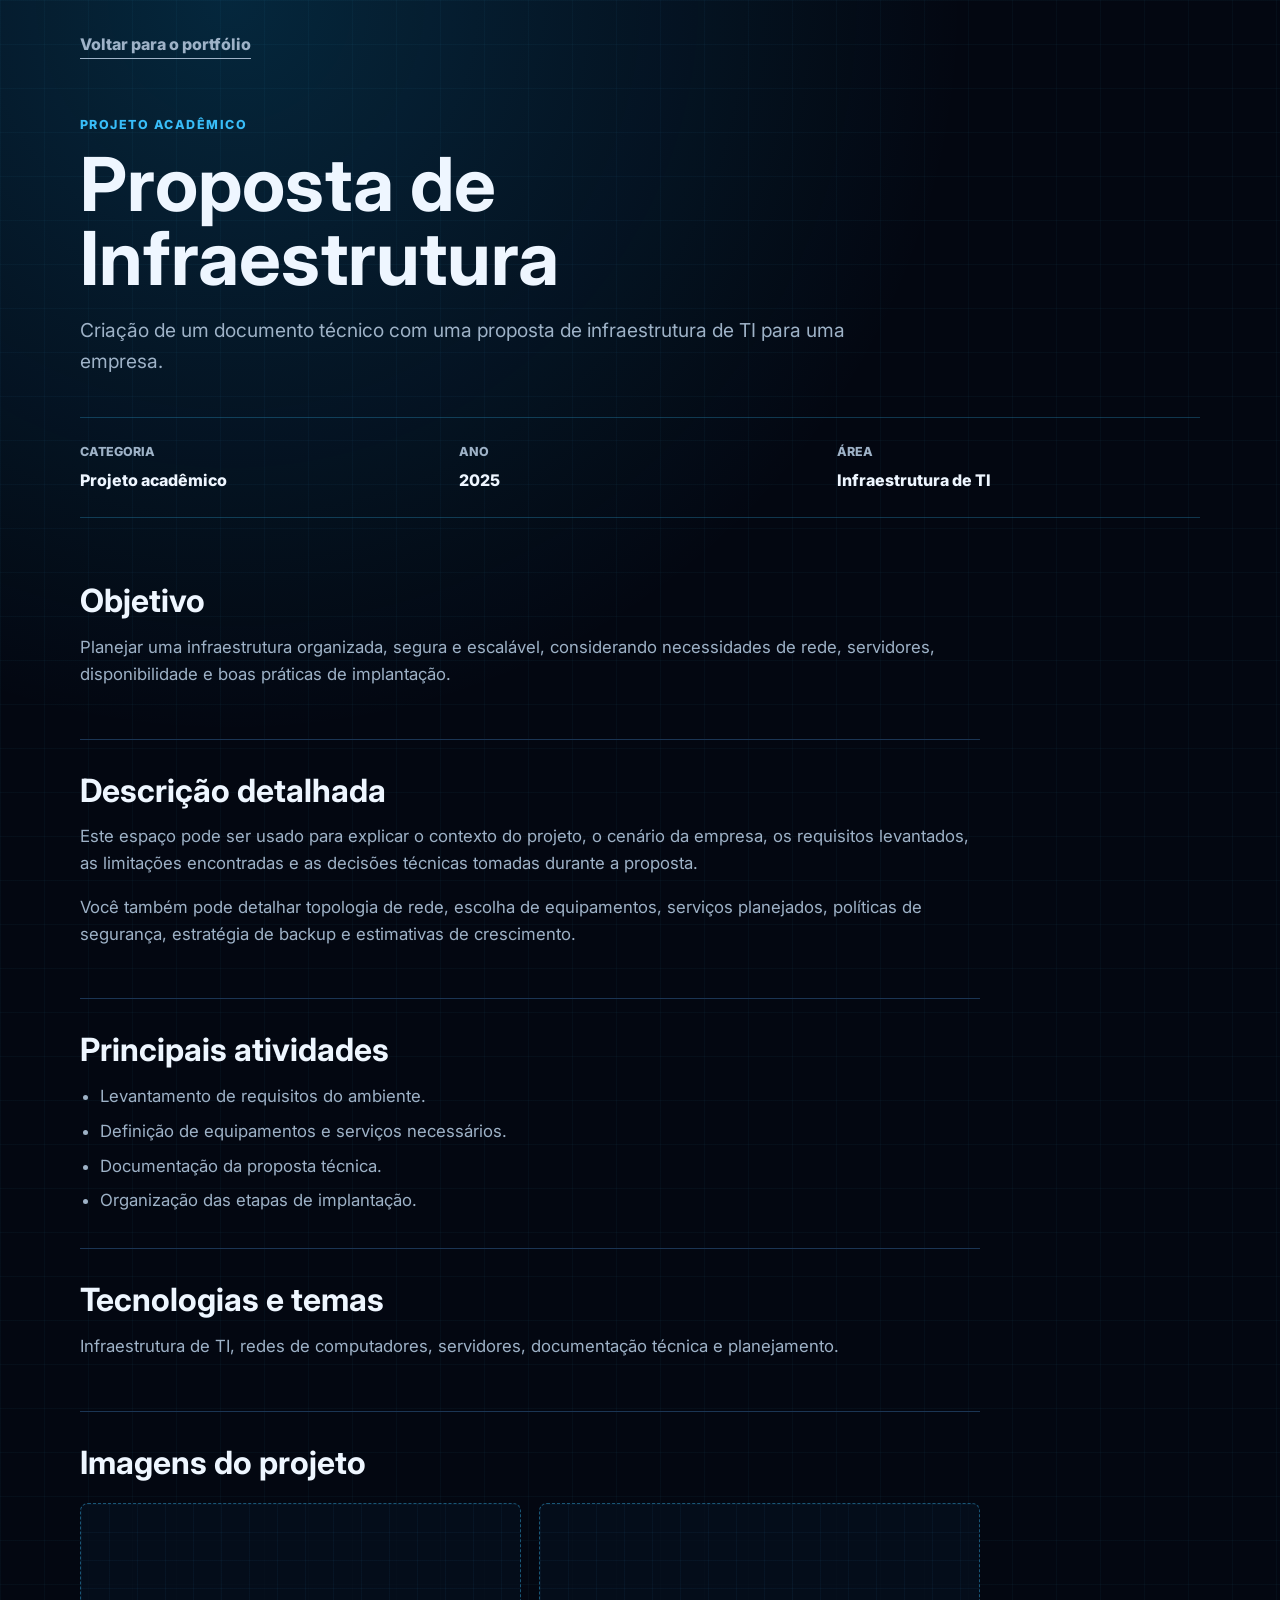
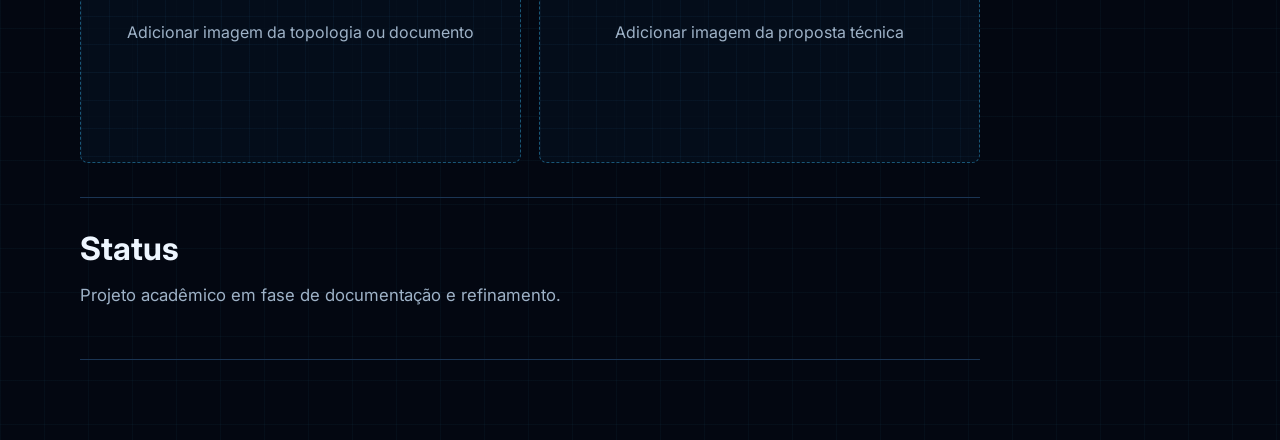
<file: projetos/proposta-infraestrutura.html>
<!DOCTYPE html>
<html lang="pt-BR">
<head>
  <meta charset="UTF-8">
  <meta name="viewport" content="width=device-width, initial-scale=1.0">
  <meta name="description" content="Detalhes do projeto acadêmico Proposta de Infraestrutura.">
  <title>Proposta de Infraestrutura | Victor Santos</title>
  <link rel="preconnect" href="https://fonts.googleapis.com">
  <link rel="preconnect" href="https://fonts.gstatic.com" crossorigin>
  <link href="https://fonts.googleapis.com/css2?family=Inter:wght@400;500;600;700;800&display=swap" rel="stylesheet">
  <link rel="stylesheet" href="../style.css">
</head>
<body>
  <main class="project-page">
    <a class="back-link" href="../index.html#projetos">Voltar para o portfólio</a>

    <section class="project-detail">
      <p class="eyebrow">Projeto acadêmico</p>
      <h1>Proposta de Infraestrutura</h1>
      <p class="project-detail__intro">
        Criação de um documento técnico com uma proposta de infraestrutura de TI para uma empresa.
      </p>

      <dl class="project-detail__meta">
        <div>
          <dt>Categoria</dt>
          <dd>Projeto acadêmico</dd>
        </div>
        <div>
          <dt>Ano</dt>
          <dd>2025</dd>
        </div>
        <div>
          <dt>Área</dt>
          <dd>Infraestrutura de TI</dd>
        </div>
      </dl>

      <div class="project-story">
        <section>
          <h2>Objetivo</h2>
          <p>Planejar uma infraestrutura organizada, segura e escalável, considerando necessidades de rede, servidores, disponibilidade e boas práticas de implantação.</p>
        </section>

        <section>
          <h2>Descrição detalhada</h2>
          <p>Este espaço pode ser usado para explicar o contexto do projeto, o cenário da empresa, os requisitos levantados, as limitações encontradas e as decisões técnicas tomadas durante a proposta.</p>
          <p>Você também pode detalhar topologia de rede, escolha de equipamentos, serviços planejados, políticas de segurança, estratégia de backup e estimativas de crescimento.</p>
        </section>

        <section>
          <h2>Principais atividades</h2>
          <ul>
            <li>Levantamento de requisitos do ambiente.</li>
            <li>Definição de equipamentos e serviços necessários.</li>
            <li>Documentação da proposta técnica.</li>
            <li>Organização das etapas de implantação.</li>
          </ul>
        </section>

        <section>
          <h2>Tecnologias e temas</h2>
          <p>Infraestrutura de TI, redes de computadores, servidores, documentação técnica e planejamento.</p>
        </section>

        <section>
          <h2>Imagens do projeto</h2>
          <div class="project-gallery">
            <figure class="project-image-slot">
              <span>Adicionar imagem da topologia ou documento</span>
            </figure>
            <figure class="project-image-slot">
              <span>Adicionar imagem da proposta técnica</span>
            </figure>
          </div>
        </section>

        <section>
          <h2>Status</h2>
          <p>Projeto acadêmico em fase de documentação e refinamento.</p>
        </section>
      </div>
    </section>
  </main>
</body>
</html>
</file>
<file: style.css>
:root {
  --bg: #030711;
  --surface: #07111f;
  --surface-2: #0a1728;
  --surface-3: #0d2138;
  --text: #eef6ff;
  --muted: #9eb2c7;
  --line: #1b3554;
  --accent: #38bdf8;
  --accent-strong: #7dd3fc;
  --warning: #7dd3fc;
  --max-width: 1120px;
}

* {
  box-sizing: border-box;
}

html {
  scroll-behavior: smooth;
}

body {
  margin: 0;
  background:
    linear-gradient(rgba(56, 189, 248, 0.035) 1px, transparent 1px),
    linear-gradient(90deg, rgba(56, 189, 248, 0.035) 1px, transparent 1px),
    radial-gradient(circle at 15% 0%, rgba(14, 116, 144, 0.26), transparent 34%),
    var(--bg);
  background-size: 44px 44px, 44px 44px, auto, auto;
  color: var(--text);
  font-family: "Inter", Arial, sans-serif;
  line-height: 1.6;
}

a {
  color: inherit;
  text-decoration: none;
}

.site-header {
  position: sticky;
  top: 0;
  z-index: 10;
  display: flex;
  align-items: center;
  justify-content: space-between;
  gap: 24px;
  width: 100%;
  padding: 18px max(24px, calc((100vw - var(--max-width)) / 2));
  background: rgba(3, 7, 17, 0.88);
  border-bottom: 1px solid rgba(56, 189, 248, 0.16);
  backdrop-filter: blur(16px);
}

.brand {
  font-size: 1.1rem;
  font-weight: 800;
  letter-spacing: 0;
}

.main-nav {
  display: flex;
  align-items: center;
  gap: 20px;
  color: var(--muted);
  font-size: 0.95rem;
  font-weight: 600;
}

.main-nav a,
.project-card__links a,
.contact__links a {
  transition: color 180ms ease, border-color 180ms ease, background 180ms ease;
}

.main-nav a:hover,
.project-card__links a:hover,
.contact__links a:hover {
  color: var(--accent);
}

.hero {
  height: calc(100vh - 69px);
  height: calc(100svh - 69px);
  display: flex;
  align-items: center;
  padding: clamp(40px, 8vh, 72px) max(24px, calc((100vw - var(--max-width)) / 2));
  background:
    linear-gradient(90deg, rgba(3, 7, 17, 0.98) 0%, rgba(3, 7, 17, 0.9) 44%, rgba(3, 7, 17, 0.48) 100%),
    linear-gradient(0deg, rgba(3, 7, 17, 0.96), rgba(7, 17, 31, 0.52) 46%, rgba(3, 7, 17, 0.98)),
    linear-gradient(rgba(56, 189, 248, 0.07) 1px, transparent 1px),
    linear-gradient(90deg, rgba(56, 189, 248, 0.07) 1px, transparent 1px),
    url("assets/portfolio-hero.png") center right / cover no-repeat;
  background-size: auto, auto, 56px 56px, 56px 56px, cover;
}

.hero__content {
  max-width: 760px;
}

.eyebrow {
  margin: 0 0 12px;
  color: var(--accent);
  font-size: 0.78rem;
  font-weight: 800;
  letter-spacing: 0.12em;
  text-transform: uppercase;
}

h1,
h2,
h3,
p {
  margin-top: 0;
}

h1 {
  max-width: 860px;
  margin-bottom: 20px;
  font-size: clamp(2.25rem, 6.4vw, 4.65rem);
  line-height: 1;
  letter-spacing: 0;
}

h2 {
  margin-bottom: 16px;
  font-size: clamp(2rem, 5vw, 3.4rem);
  line-height: 1.05;
  letter-spacing: 0;
}

h3 {
  margin-bottom: 12px;
  font-size: 1.25rem;
  line-height: 1.25;
}

.hero__text,
.section__header p,
.section--split__body,
.contact p {
  color: var(--muted);
  font-size: 1.05rem;
}

.hero__text {
  max-width: 640px;
  margin-bottom: 28px;
}

.hero__actions {
  display: flex;
  flex-wrap: wrap;
  gap: 12px;
}

.button {
  display: inline-flex;
  align-items: center;
  justify-content: center;
  min-height: 48px;
  padding: 0 20px;
  border: 1px solid transparent;
  border-radius: 6px;
  font-weight: 800;
}

.button--primary {
  background: var(--accent);
  color: #020617;
}

.button--primary:hover {
  background: var(--accent-strong);
}

.button--secondary {
  border-color: rgba(56, 189, 248, 0.35);
  color: var(--text);
}

.button--secondary:hover {
  border-color: var(--accent);
  color: var(--accent);
}

.section,
.contact {
  width: 100%;
  padding: 96px max(24px, calc((100vw - var(--max-width)) / 2));
}

.section {
  border-top: 1px solid var(--line);
}

.section__header {
  max-width: 720px;
  margin-bottom: 36px;
}

.project-grid {
  display: grid;
  grid-template-columns: repeat(3, minmax(0, 1fr));
  gap: 18px;
}

.project-group + .project-group {
  margin-top: 44px;
}

.project-group > h3 {
  margin-bottom: 18px;
  color: var(--text);
  font-size: 1.15rem;
}

.project-card {
  position: relative;
  overflow: hidden;
  min-height: 300px;
  display: flex;
  flex-direction: column;
  justify-content: space-between;
  gap: 28px;
  padding: 24px;
  background:
    linear-gradient(180deg, rgba(56, 189, 248, 0.08), rgba(7, 17, 31, 0.96)),
    linear-gradient(90deg, rgba(7, 17, 31, 0.96), rgba(13, 33, 56, 0.72)),
    var(--surface);
  border: 1px solid var(--line);
  border-radius: 8px;
  box-shadow: inset 0 1px 0 rgba(125, 211, 252, 0.08);
}

.project-card--professional {
  border-color: rgba(56, 189, 248, 0.45);
  background:
    linear-gradient(180deg, rgba(14, 165, 233, 0.16), rgba(7, 17, 31, 1)),
    linear-gradient(90deg, rgba(8, 47, 73, 0.86), rgba(7, 17, 31, 0.76)),
    var(--surface);
}

.project-card__top,
.project-card__links,
.contact__links {
  display: flex;
  align-items: center;
  gap: 12px;
  flex-wrap: wrap;
}

.project-card__top {
  justify-content: space-between;
  color: var(--muted);
  font-size: 0.82rem;
  font-weight: 800;
}

.project-card__tag {
  color: var(--warning);
}

.project-card p {
  color: var(--muted);
}

.project-card__links a,
.contact__links a {
  border-bottom: 1px solid currentColor;
  color: var(--text);
  font-weight: 800;
}

.section--split {
  display: grid;
  grid-template-columns: 0.9fr 1.1fr;
  gap: 64px;
  background:
    linear-gradient(135deg, rgba(56, 189, 248, 0.08), transparent 34%),
    var(--surface-2);
}

.section--split__body p:last-child {
  margin-bottom: 0;
}

.read-more {
  margin-top: 22px;
}

.read-more summary {
  display: inline-flex;
  width: fit-content;
  color: var(--accent);
  font-weight: 800;
  border-bottom: 1px solid currentColor;
  cursor: pointer;
  list-style: none;
}

.read-more summary::-webkit-details-marker {
  display: none;
}

.read-more summary:hover {
  color: var(--accent-strong);
}

.read-more[open] summary {
  margin-bottom: 18px;
}

.read-more__content {
  padding: 20px 0 0;
  border-top: 1px solid rgba(56, 189, 248, 0.22);
}

.read-more__content p {
  color: var(--muted);
}

.skill-list {
  display: grid;
  grid-template-columns: repeat(3, minmax(0, 1fr));
  gap: 12px;
  padding: 0;
  margin: 0;
  list-style: none;
}

.skill-list li {
  min-height: 64px;
  display: flex;
  align-items: center;
  padding: 16px 18px;
  background: rgba(7, 17, 31, 0.86);
  border: 1px solid var(--line);
  border-radius: 8px;
  color: var(--text);
  font-weight: 700;
}

.contact {
  display: grid;
  grid-template-columns: 1fr auto;
  align-items: center;
  gap: 32px;
  background:
    linear-gradient(135deg, rgba(56, 189, 248, 0.18), rgba(3, 7, 17, 0.96)),
    #07111f;
  color: var(--text);
  border-top: 1px solid var(--line);
}

.contact .eyebrow,
.contact__links a:hover {
  color: var(--accent-strong);
}

.contact p {
  color: var(--muted);
}

.contact__links a {
  color: var(--text);
}

.site-footer {
  padding: 28px 24px;
  border-top: 1px solid var(--line);
  color: var(--muted);
  text-align: center;
}

.site-footer p {
  margin: 0;
}

.project-page {
  min-height: 100vh;
  padding: 32px max(24px, calc((100vw - var(--max-width)) / 2)) 80px;
  background:
    linear-gradient(rgba(56, 189, 248, 0.04) 1px, transparent 1px),
    linear-gradient(90deg, rgba(56, 189, 248, 0.04) 1px, transparent 1px),
    radial-gradient(circle at 18% 0%, rgba(14, 165, 233, 0.2), transparent 32%),
    var(--bg);
  background-size: 44px 44px, 44px 44px, auto, auto;
}

.back-link {
  display: inline-flex;
  margin-bottom: 56px;
  color: var(--muted);
  font-weight: 800;
  border-bottom: 1px solid currentColor;
  transition: color 180ms ease;
}

.back-link:hover {
  color: var(--accent);
}

.project-detail {
  max-width: var(--max-width);
}

.project-detail__intro {
  max-width: 820px;
  margin-bottom: 40px;
  color: var(--muted);
  font-size: 1.2rem;
}

.project-detail__meta {
  display: grid;
  grid-template-columns: repeat(3, minmax(0, 1fr));
  gap: 16px;
  padding: 24px 0;
  margin: 0 0 32px;
  border-top: 1px solid rgba(56, 189, 248, 0.26);
  border-bottom: 1px solid rgba(56, 189, 248, 0.26);
}

.project-detail__meta dt {
  margin-bottom: 6px;
  color: var(--muted);
  font-size: 0.78rem;
  font-weight: 800;
  text-transform: uppercase;
}

.project-detail__meta dd {
  margin: 0;
  color: var(--text);
  font-weight: 800;
}

.project-story {
  max-width: 900px;
}

.project-story section {
  padding: 34px 0;
  border-bottom: 1px solid var(--line);
}

.project-story h2 {
  margin-bottom: 16px;
  font-size: clamp(1.45rem, 3vw, 2rem);
}

.project-story p,
.project-story li {
  color: var(--muted);
  font-size: 1.05rem;
}

.project-story ul {
  padding-left: 20px;
  margin: 0;
}

.project-story li + li {
  margin-top: 8px;
}

.project-gallery {
  display: grid;
  grid-template-columns: repeat(2, minmax(0, 1fr));
  gap: 18px;
  margin-top: 24px;
}

.project-image-slot {
  min-height: 260px;
  display: flex;
  align-items: center;
  justify-content: center;
  margin: 0;
  padding: 24px;
  border: 1px dashed rgba(56, 189, 248, 0.42);
  border-radius: 8px;
  background:
    linear-gradient(rgba(56, 189, 248, 0.05) 1px, transparent 1px),
    linear-gradient(90deg, rgba(56, 189, 248, 0.05) 1px, transparent 1px),
    rgba(7, 17, 31, 0.7);
  background-size: 28px 28px;
  color: var(--muted);
  text-align: center;
}

.project-gallery img {
  display: block;
  width: 100%;
  height: auto;
  border-radius: 8px;
}

@media (max-width: 820px) {
  .site-header {
    position: static;
    align-items: flex-start;
    flex-direction: column;
  }

  .main-nav {
    width: 100%;
    overflow-x: auto;
    padding-bottom: 4px;
  }

  .hero {
    height: calc(100vh - 130px);
    height: calc(100svh - 130px);
    padding-top: 44px;
    padding-bottom: 44px;
    background:
      linear-gradient(180deg, rgba(3, 7, 17, 0.96), rgba(7, 17, 31, 0.88)),
      url("assets/portfolio-hero.png") center / cover no-repeat;
  }

  .project-grid,
  .project-detail__meta,
  .project-gallery,
  .section--split,
  .skill-list,
  .contact {
    grid-template-columns: 1fr;
  }

  .contact__links {
    align-items: flex-start;
  }
}

@media (max-width: 520px) {
  .main-nav {
    gap: 14px;
    font-size: 0.88rem;
  }

  h1 {
    font-size: clamp(2rem, 12vw, 3.25rem);
  }

  .hero__text {
    font-size: 0.98rem;
    margin-bottom: 22px;
  }

  .hero,
  .section,
  .project-page,
  .contact {
    padding-left: 18px;
    padding-right: 18px;
  }

  .section,
  .contact {
    padding-top: 72px;
    padding-bottom: 72px;
  }

  .button {
    width: 100%;
  }
}
</file>
